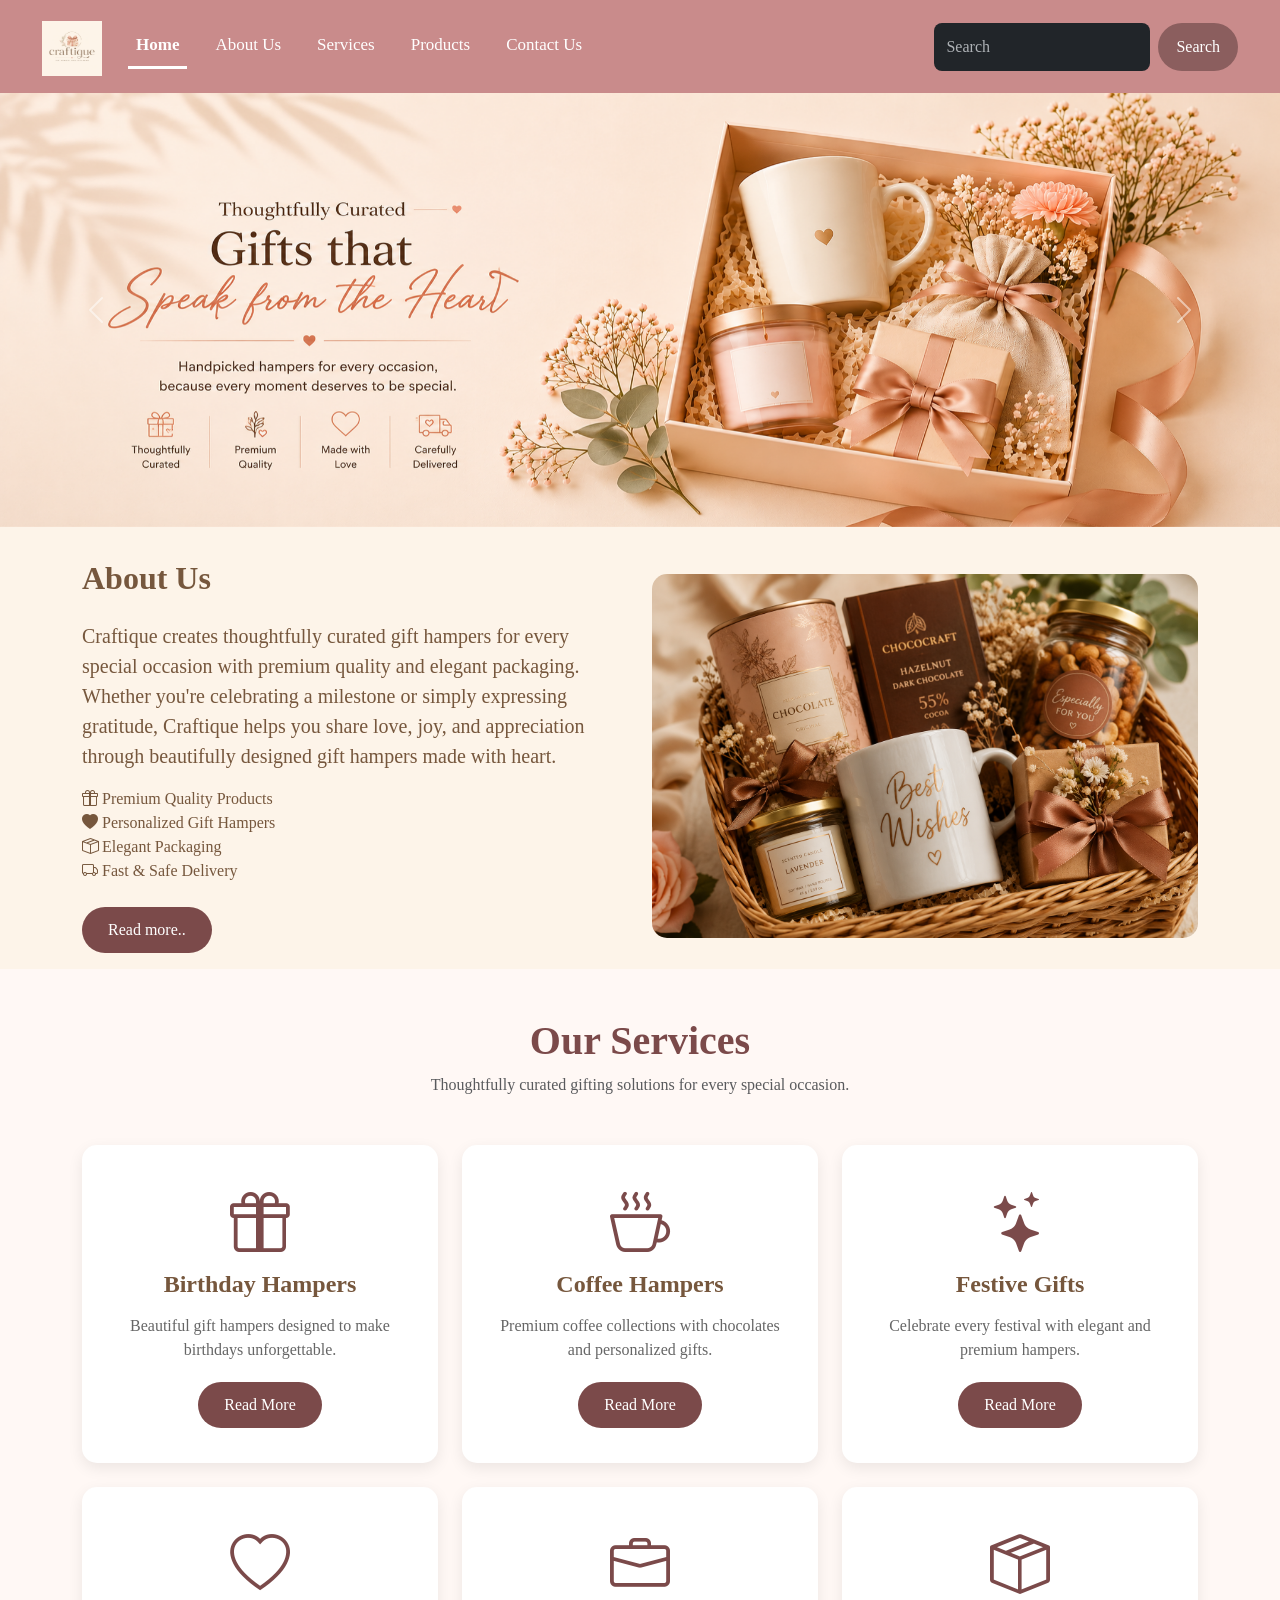
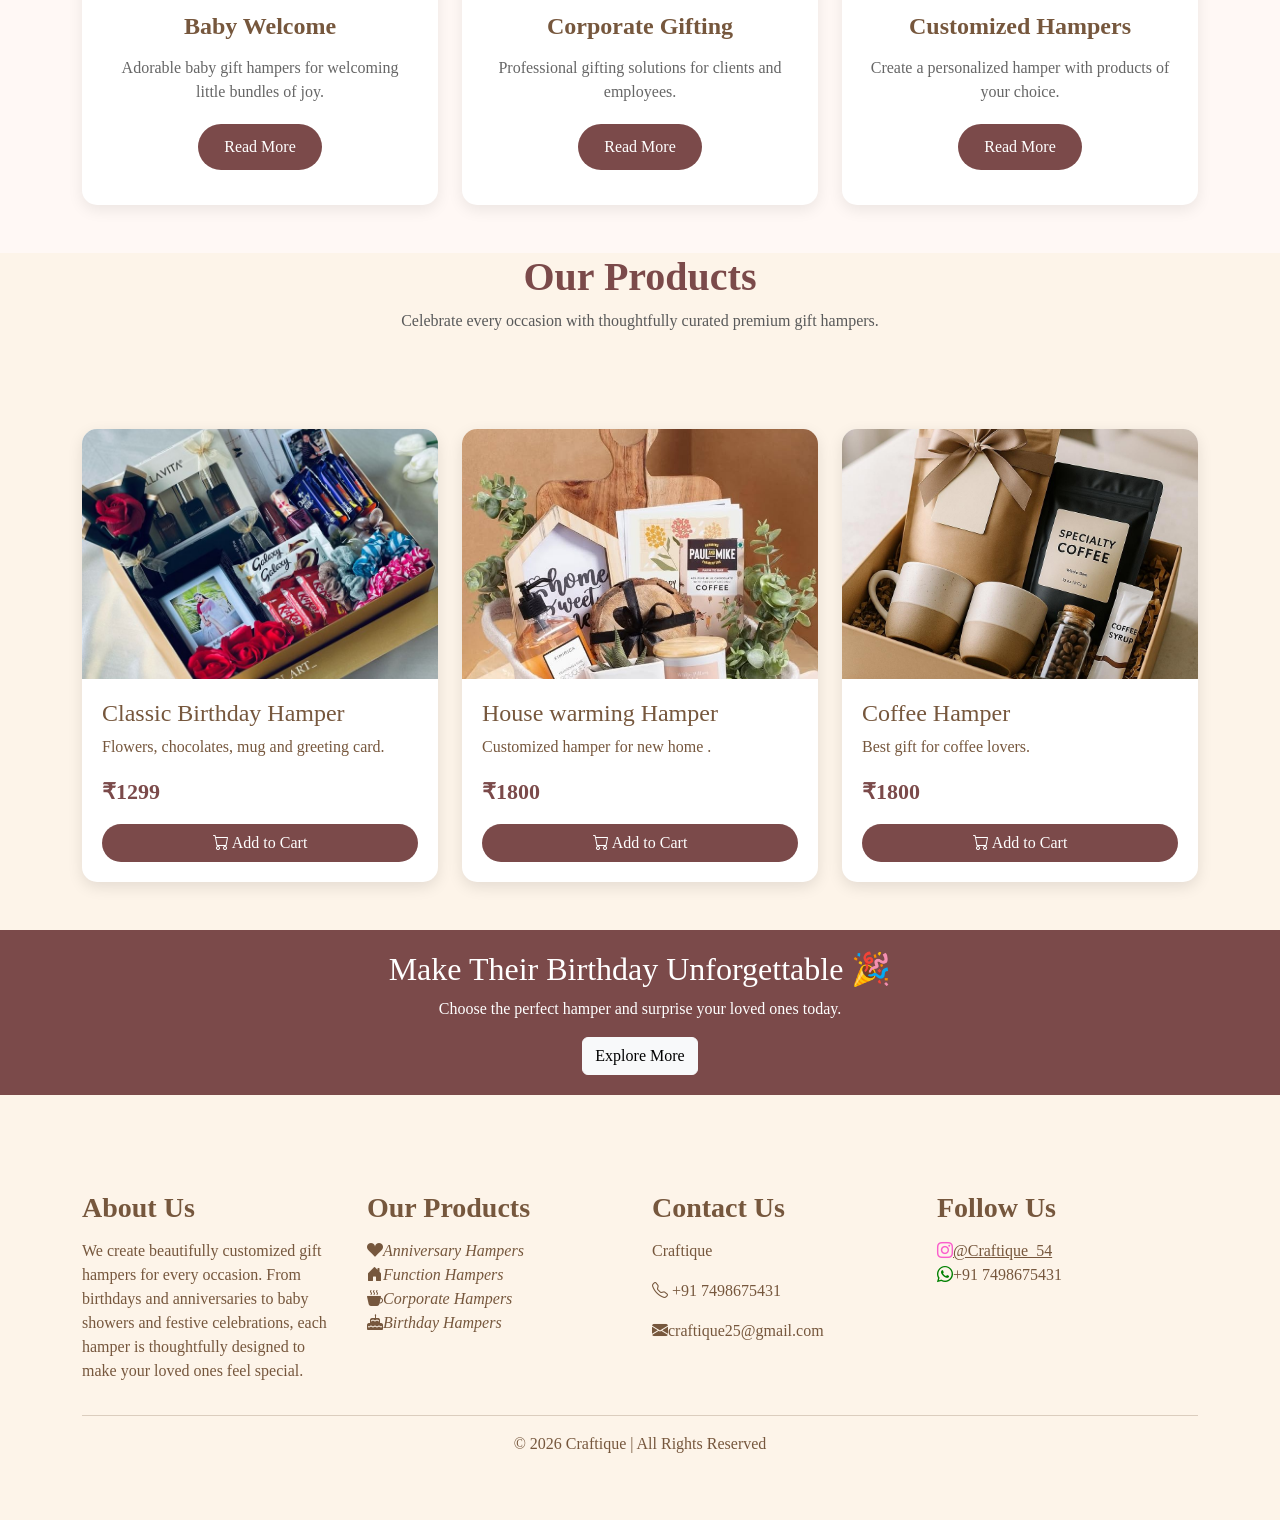
<file: index.html>
<!doctype html>
<html lang="en">
  <head>
    <meta charset="utf-8">
    <meta name="viewport" content="width=device-width, initial-scale=1">
    <title>index html</title>
    <link href="https://cdn.jsdelivr.net/npm/bootstrap@5.3.8/dist/css/bootstrap.min.css" rel="stylesheet" integrity="sha384-sRIl4kxILFvY47J16cr9ZwB07vP4J8+LH7qKQnuqkuIAvNWLzeN8tE5YBujZqJLB" crossorigin="anonymous">
    <link rel="stylesheet" href="https://cdn.jsdelivr.net/npm/bootstrap-icons@1.13.1/font/bootstrap-icons.min.css">
    <link rel="stylesheet" href="css/craftique.css">
  </head>
  <body>
    <!-- header starts -->
    <header>
        <nav class="navbar navbar-expand-lg bg-purple" data-bs-theme="dark">
  <div class="container-fluid">
    <a class="navbar-brand logo" href="https://www.instagram.com/craftique_54/?hl=en">
        <img src="images/craftiquelogo.png" alt="Logo" width="60" height="54" class="d-inline-block align-text-top">
      </a>
    <button class="navbar-toggler" type="button" data-bs-toggle="collapse" data-bs-target="#navbarSupportedContent" aria-controls="navbarSupportedContent" aria-expanded="false" aria-label="Toggle navigation">
      <span class="navbar-toggler-icon"></span>
    </button>
    <div class="collapse navbar-collapse" id="navbarSupportedContent">
      <ul class="navbar-nav me-auto mb-2 mb-lg-0">
        <li class="nav-item">
          <a class="nav-link active" aria-current="page" href="index.html">Home</a>
        </li>
        <li class="nav-item">
          <a class="nav-link" href="aboutus.html">About Us</a>
        </li>
        <li class="nav-item">
          <a class="nav-link" href="services.html">Services</a>
        </li>
        <li class="nav-item">
          <a class="nav-link" href="products.html">Products</a>
        </li>
        
        <li class="nav-item">
          <a class="nav-link" href="contact.html">Contact Us</a>
        </li>
      </ul>
      <form class="d-flex" role="search">
        <input class="form-control me-2" type="search" placeholder="Search" aria-label="Search"/>
        <button class="btn btn-search" type="submit"> Search</button>
      </form>
    </div>
  </div>
</nav>

    </header>
    <!-- header ends -->
     <!-- main starts -->
     <main> 
        <!-- slider  section starts here -->
         <section>
     <div id="carouselExampleInterval" class="carousel slide" data-bs-ride="carousel">
  <div class="carousel-inner">
    <div class="carousel-item active" data-bs-interval="10000">
      <img src="images/slider1.png" class="d-block w-100" alt="...">
    </div>
    <div class="carousel-item" data-bs-interval="2000">
      <img src="images/slider2.png" class="d-block w-100" alt="...">
    </div>
    <div class="carousel-item">
      <img src="images/slider3.png" class="d-block w-100" alt="...">
    </div>
  </div>
  <button class="carousel-control-prev" type="button" data-bs-target="#carouselExampleInterval" data-bs-slide="prev">
    <span class="carousel-control-prev-icon" aria-hidden="true"></span>
    <span class="visually-hidden">Previous</span>
  </button>
  <button class="carousel-control-next" type="button" data-bs-target="#carouselExampleInterval" data-bs-slide="next">
    <span class="carousel-control-next-icon" aria-hidden="true"></span>
    <span class="visually-hidden">Next</span>
  </button>
</div>
         </section>
         <!-- slider section ends -->
          <!-- about section starts -->
           <section class="mt-3">
       <div class="container py-3">
    <div class="row align-items-center">

        <div class="col-lg-6">
            <h2 class="fw-bold mb-4">About Us</h2>

            <p class="lead">
                Craftique creates thoughtfully curated gift hampers for every
                special occasion with premium quality and elegant packaging.
                Whether you're celebrating a milestone or simply expressing gratitude,
Craftique helps you share love, joy, and appreciation through beautifully
designed gift hampers made with heart.
            </p>

    <div class="feature-box">
        <i class="bi bi-gift"></i>
        <span>Premium Quality Products</span>
    </div>

    <div class="feature-box">
        <i class="bi bi-heart-fill"></i>
        <span>Personalized Gift Hampers</span>
    </div>

    <div class="feature-box">
        <i class="bi bi-box-seam"></i>
        <span>Elegant Packaging</span>
    </div>

    <div class="feature-box">
        <i class="bi bi-truck"></i>
        <span>Fast & Safe Delivery</span>
    </div>
<br>
            <a href="aboutus.html" class="btn read-btn">Read more..</a>
        </div>

        <div class="col-lg-6 about-img text-center">
            <img src="images/aboutus.png"
                 class="img-fluid about-img"
                 alt="About Us">
                 
        </div>

    </div>
</div>
           </section>
           <!-- about section ends -->
            <!-- Services Section -->
<section class="services py-5">
    <div class="container">

        <div class="text-center mb-5">
            <h2 class="service-title">Our Services</h2>
            <p class="text-muted">
                Thoughtfully curated gifting solutions for every special occasion.
            </p>
        </div>

        <div class="row g-4">

            <!-- Card 1 -->
            <div class="col-md-4">
                <div class="service-card">
                    <i class="bi bi-gift service-icon"></i>
                    <h4>Birthday Hampers</h4>
                    <p>Beautiful gift hampers designed to make birthdays unforgettable.</p>
                    <a href="products.html" class="btn btn-service">Read More</a>
                </div>
            </div>

            <!-- Card 2 -->
            <div class="col-md-4">
                <div class="service-card">
                    <i class="bi bi-cup-hot service-icon"></i>
                    <h4>Coffee Hampers</h4>
                    <p>Premium coffee collections with chocolates and personalized gifts.</p>
                    <a href="products.html" class="btn btn-service">Read More</a>
                </div>
            </div>

            <!-- Card 3 -->
            <div class="col-md-4">
                <div class="service-card">
                    <i class="bi bi-stars service-icon"></i>
                    <h4>Festive Gifts</h4>
                    <p>Celebrate every festival with elegant and premium hampers.</p>
                    <a href="products.html" class="btn btn-service">Read More</a>
                </div>
            </div>

            <!-- Card 4 -->
            <div class="col-md-4">
                <div class="service-card">
                    <i class="bi bi-heart service-icon"></i>
                    <h4>Baby Welcome</h4>
                    <p>Adorable baby gift hampers for welcoming little bundles of joy.</p>
                    <a href="products.html" class="btn btn-service">Read More</a>
                </div>
            </div>

            <!-- Card 5 -->
            <div class="col-md-4">
                <div class="service-card">
                    <i class="bi bi-briefcase service-icon"></i>
                    <h4>Corporate Gifting</h4>
                    <p>Professional gifting solutions for clients and employees.</p>
                    <a href="products.html" class="btn btn-service">Read More</a>
                </div>
            </div>

            <!-- Card 6 -->
            <div class="col-md-4">
                <div class="service-card">
                    <i class="bi bi-box-seam service-icon"></i>
                    <h4>Customized Hampers</h4>
                    <p>Create a personalized hamper with products of your choice.</p>
                    <a href="products.html" class="btn btn-service">Read More</a>
                </div>
            </div>

        </div>
    </div>
</section>
<!-- service section ends -->
            <!-- product section starts here -->
             <div class="text-center mb-5">
            <h2 class="service-title">Our Products</h2>
            <p class="text-muted">
                Celebrate every occasion with thoughtfully curated premium gift hampers.
            </p>
        </div>
             <section class="container py-5">

<div class="row g-4">

<div class="col-md-4">
<div class="product-card">
<img src="images/birthdayhampers/bdayhamper4.jpeg" alt="">
<div class="product-info">
<h4>Classic Birthday Hamper</h4>
<p>Flowers, chocolates, mug and greeting card.</p>
<div class="price">₹1299</div>
<button class="btn btn-buy w-100 mt-3">
<i class="bi bi-cart"></i> Add to Cart
</button>
</div>
</div>
</div>

<div class="col-md-4">
<div class="product-card">
<img src="images/housewarming.jpg" alt="">
<div class="product-info">
<h4>House warming Hamper</h4>
<p>Customized hamper for new home .</p>
<div class="price">₹1800</div>
<button class="btn btn-buy w-100 mt-3">
<i class="bi bi-cart"></i> Add to Cart
</button>
</div>
</div>
</div>

<div class="col-md-4">
<div class="product-card">
<img src="images/coffee2.jpg" alt="">
<div class="product-info">
<h4>Coffee Hamper</h4>
<p>Best gift for coffee lovers.</p>
<div class="price">₹1800</div>
<button class="btn btn-buy w-100 mt-3">
<i class="bi bi-cart"></i> Add to Cart
</button>
</div>
</div>
</div>

</div>

</section>

              <!-- product section ends here -->
               <section class="cta">
<h2>Make Their Birthday Unforgettable 🎉</h2>
<p>Choose the perfect hamper and surprise your loved ones today.</p>

<a href="products.html" class="btn btn-light">
Explore More
</a>
     </main>
     <!-- main section ends -->
    
<!-- footer start -->
 <footer class="footer-theme mt-5">
    <div class="container py-5">
        <div class="row g-4">
<!-- About -->
        <div class="col-md-3">
            <h3>About Us</h3>
            <p>
        We create beautifully customized gift hampers for every occasion. From birthdays and anniversaries to baby showers and festive celebrations, each hamper is thoughtfully designed to make your loved ones feel special.
           </p>
        </div>

<!-- Product Overview -->


<div class="col-md-3">
    <h3 class="products-heading"> Our Products</h3>
        <ul class="list-unstyled">
            <li><i class="bi bi-suit-heart-fill">Anniversary Hampers</i></li>
            <li><i class="bi bi-house-door-fill">Function Hampers</i></li>
            <li><i class="bi bi-cup-hot-fill">Corporate Hampers</i></li>
            <li><i class="bi bi-cake-fill">Birthday Hampers</i></li>
            
        </ul>
</div>

<!-- Contact -->

<div class="col-md-3">
    <h3>
      
    Contact Us
    </h3>
        <p>
    Craftique
        </p>
    <p>
<i class="bi bi-telephone"></i> +91 7498675431
    </p>
    <p>
 <i class="bi bi-envelope-fill"></i>craftique25@gmail.com
    </p>
</div>

<!-- Online Links -->

<div class="col-md-3">
    <h3>
Follow Us
    </h3>
    <a href="https://www.instagram.com/craftique_54/?hl=en">
      <i class="bi bi-instagram ig_social"></i>@Craftique_54
    </a>
    <br>
<i class="bi bi-whatsapp wp_social"></i>+91 7498675431
</div>
</div>
<hr>
<div class="text-center">
    <p>
© 2026 Craftique | All Rights Reserved
    </p>
</div>
</div>
</footer>
            <!-- footer end -->
    <script src="https://cdn.jsdelivr.net/npm/bootstrap@5.3.8/dist/js/bootstrap.bundle.min.js" integrity="sha384-FKyoEForCGlyvwx9Hj09JcYn3nv7wiPVlz7YYwJrWVcXK/BmnVDxM+D2scQbITxI" crossorigin="anonymous"></script>
  </body>
</html>
</file>
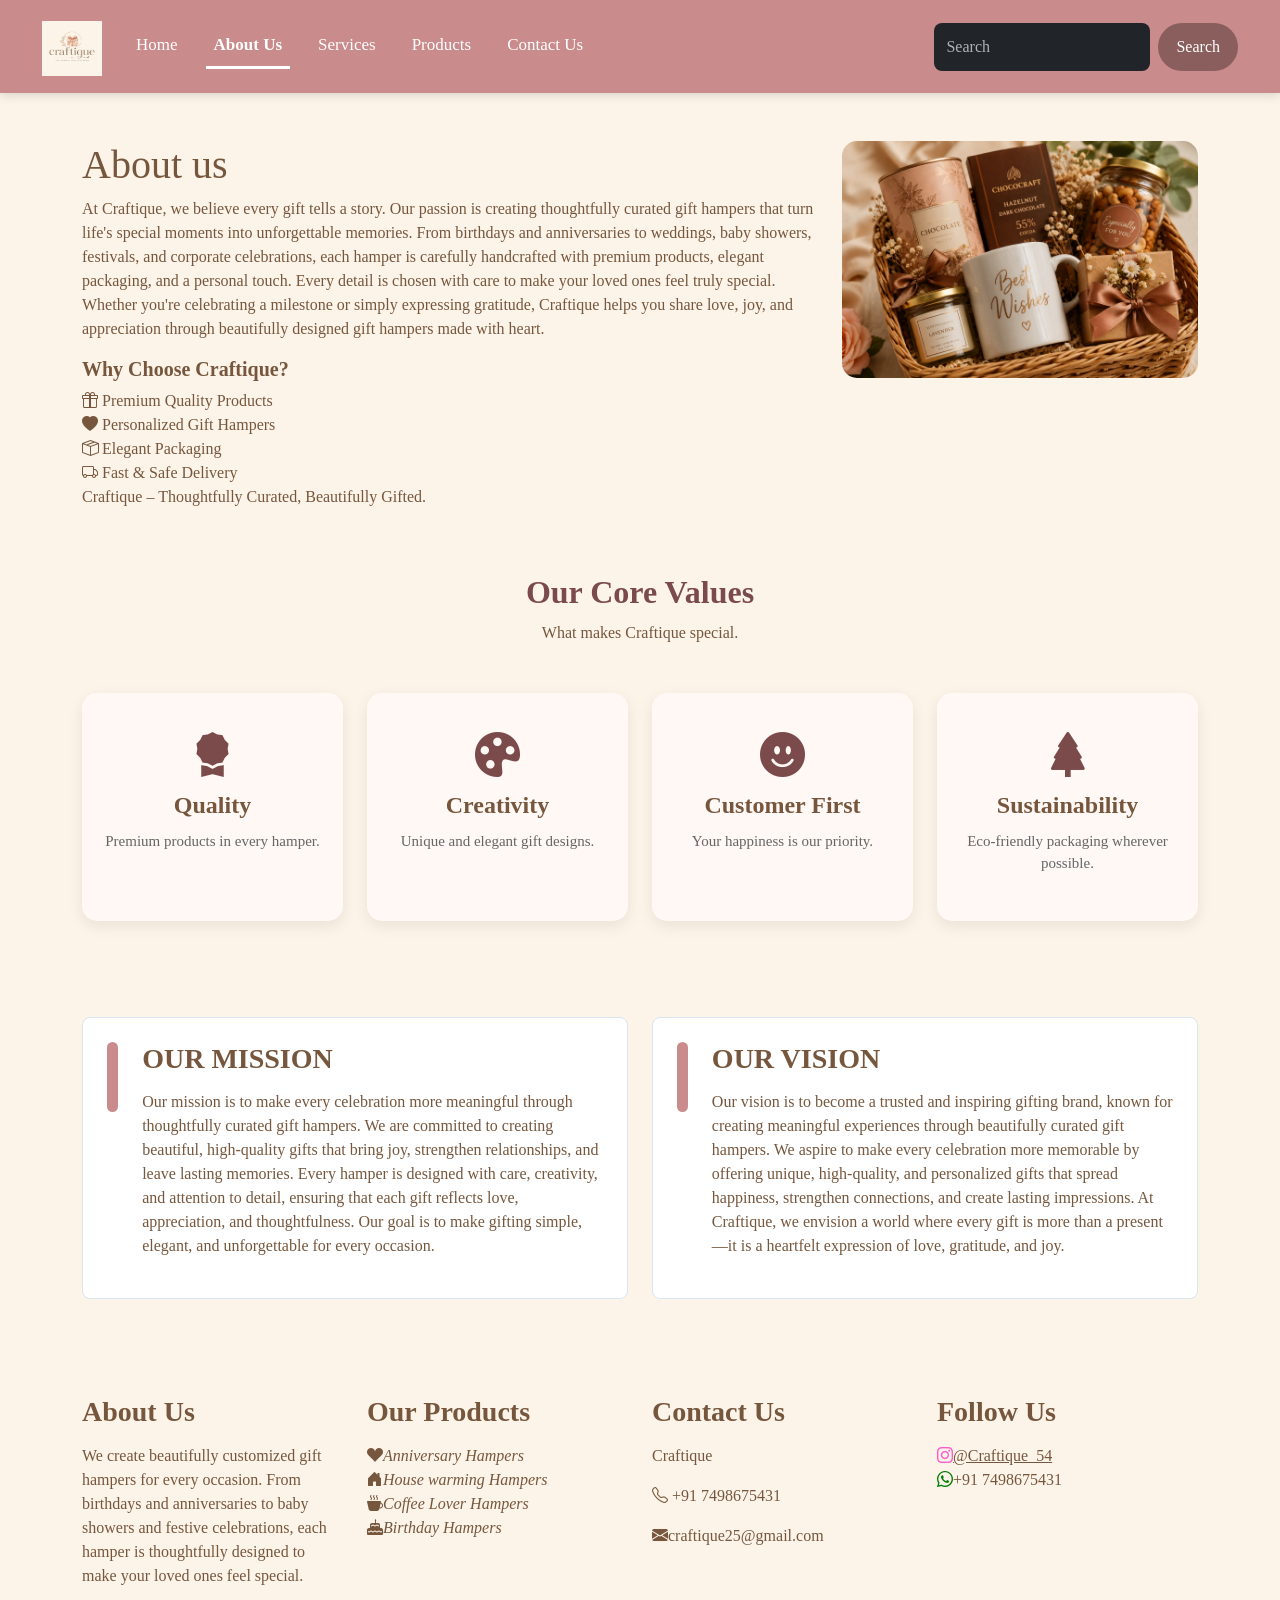
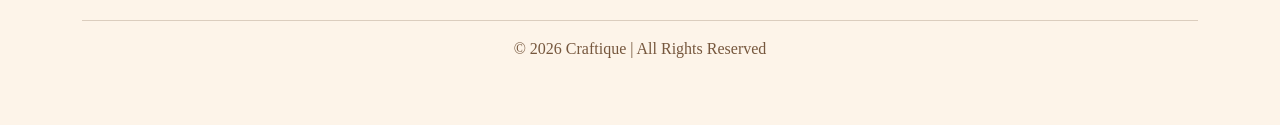
<file: aboutus.html>
<!doctype html>
<html lang="en">
 <head>
    <meta charset="utf-8">
    <meta name="viewport" content="width=device-width, initial-scale=1">
    <title>About Us</title>
    <link href="https://cdn.jsdelivr.net/npm/bootstrap@5.3.8/dist/css/bootstrap.min.css" rel="stylesheet" integrity="sha384-sRIl4kxILFvY47J16cr9ZwB07vP4J8+LH7qKQnuqkuIAvNWLzeN8tE5YBujZqJLB" crossorigin="anonymous">
    <link rel="stylesheet" href="https://cdn.jsdelivr.net/npm/bootstrap-icons@1.13.1/font/bootstrap-icons.min.css">
    <link rel="stylesheet" href="css/craftique.css">
  </head>
  <body>
    <!-- header starts -->
     <header>
        <nav class="navbar navbar-expand-lg bg-purple" data-bs-theme="dark">
  <div class="container-fluid">
    <a class="navbar-brand logo" href="https://www.instagram.com/craftique_54/?hl=en">
        <img src="images/craftiquelogo.png" alt="Logo" width="60" height="54" class="d-inline-block align-text-top">
      </a>
    <button class="navbar-toggler" type="button" data-bs-toggle="collapse" data-bs-target="#navbarSupportedContent" aria-controls="navbarSupportedContent" aria-expanded="false" aria-label="Toggle navigation">
      <span class="navbar-toggler-icon"></span>
    </button>
    <div class="collapse navbar-collapse" id="navbarSupportedContent">
      <ul class="navbar-nav me-auto mb-2 mb-lg-0">
        <li class="nav-item">
          <a class="nav-link" href="index.html">Home</a>
        </li>
        <li class="nav-item">
          <a class="nav-link active" aria-current="page" href="aboutus.html">About Us</a>
        </li>
        <li class="nav-item">
          <a class="nav-link" href="services.html">Services</a>
        </li>
        <li class="nav-item">
          <a class="nav-link" href="products.html">Products</a>
        </li>
        
        <li class="nav-item">
          <a class="nav-link" href="contact.html">Contact Us</a>
        </li>
      </ul>
      <form class="d-flex" role="search">
        <input class="form-control me-2" type="search" placeholder="Search" aria-label="Search"/>
        <button class="btn btn-search" type="submit"> Search</button>
      </form>
    </div>
  </div>
</nav>

    </header>
    <!-- header ends -->
     <!-- main starts -->
     <main> 
          <!-- about section starts -->
           <section class="mt-5">
            <div class="container">
              <div class="row">
                <div class="col-md-8">
                  <h1>About us</h1>
                  <p>

At Craftique, we believe every gift tells a story.
Our passion is creating thoughtfully curated gift hampers that turn 
life's special moments into unforgettable memories.
From birthdays and anniversaries to weddings, baby showers,
festivals, and corporate celebrations, each hamper is carefully 
handcrafted with premium products, elegant packaging, and a personal touch.
Every detail is chosen with care to make your loved ones feel truly special.

Whether you're celebrating a milestone or simply expressing gratitude,
Craftique helps you share love, joy, and appreciation through beautifully
designed gift hampers made with heart.

<h5><b>Why Choose Craftique?</b></h5>

  <div class="feature-box">
        <i class="bi bi-gift"></i>
        <span>Premium Quality Products</span>
    </div>

    <div class="feature-box">
        <i class="bi bi-heart-fill"></i>
        <span>Personalized Gift Hampers</span>
    </div>

    <div class="feature-box">
        <i class="bi bi-box-seam"></i>
        <span>Elegant Packaging</span>
    </div>

    <div class="feature-box">
        <i class="bi bi-truck"></i>
        <span>Fast & Safe Delivery</span>
    </div>




Craftique – Thoughtfully Curated, Beautifully Gifted.
</p>    
                </div>
                <div class="col-md-4 about-img">
            <img src="images/aboutus.png"
                 class="img-fluid about-img"
                 alt="About Us">
                  </div>
                </div>
              </div>
            </div>
           </section>
           <!-- about section ends -->
            <!-- Core Values Section -->
<section class="py-5">
    <div class="container">

        <div class="text-center mb-5">
            <h2 class="section-title">Our Core Values</h2>
            <p>What makes Craftique special.</p>
        </div>

        <div class="row g-4">

            <!-- Quality -->
            <div class="col-md-3">
                <div class="value-card">
                    <i class="bi bi-award-fill"></i>
                    <h4>Quality</h4>
                    <p>Premium products in every hamper.</p>
                </div>
            </div>

            <!-- Creativity -->
            <div class="col-md-3">
                <div class="value-card">
                    <i class="bi bi-palette-fill"></i>
                    <h4>Creativity</h4>
                    <p>Unique and elegant gift designs.</p>
                </div>
            </div>

            <!-- Customer First -->
            <div class="col-md-3">
                <div class="value-card">
                    <i class="bi bi-emoji-smile-fill"></i>
                    <h4>Customer First</h4>
                    <p>Your happiness is our priority.</p>
                </div>
            </div>

            <!-- Sustainability -->
            <div class="col-md-3">
                <div class="value-card">
                    <i class="bi bi-tree-fill"></i>
                    <h4>Sustainability</h4>
                    <p>Eco-friendly packaging wherever possible.</p>
                </div>
            </div>

        </div>

    </div>
</section>
<!-- core vALUE ends -->



            <section class="container my-5">
    <div class="row g-4">

        <!-- Mission -->
        <div class="col-md-6">
            <div class="mission-box d-flex p-4">
                <div class="icon me-4">
                    <i class="fas fa-arrow-up"></i>
                </div>
                <div>
                    <h3>OUR MISSION</h3>
                    <p>
                       Our mission is to make every celebration more meaningful through thoughtfully curated gift hampers. We are committed to creating beautiful, high-quality gifts that bring joy, strengthen relationships, and leave lasting memories.

Every hamper is designed with care, creativity, and attention to detail, ensuring that each gift reflects love, appreciation, and thoughtfulness. Our goal is to make gifting simple, elegant, and unforgettable for every occasion.
                    </p>
                </div>
            </div>
        </div>

        <!-- Vision -->
        <div class="col-md-6">
            <div class="vision-box d-flex p-4">
                <div class="icon me-4">
                    <i class="fas fa-check"></i>
                </div>
                <div>
                    <h3>OUR VISION</h3>
                    <p>
                         
Our vision is to become a trusted and inspiring gifting brand, known for creating meaningful experiences through beautifully curated gift hampers. We aspire to make every celebration more memorable by offering unique, high-quality, and personalized gifts that spread happiness, strengthen connections, and create lasting impressions.

At Craftique, we envision a world where every gift is more than a present—it is a heartfelt expression of love, gratitude, and joy.

                    </p>
                </div>
            </div>
        </div>

    </div>
</section>
        </main>
        <!-- footer start -->
 <footer class="footer-theme mt-5">
    <div class="container py-5">
        <div class="row g-4">
<!-- About -->
        <div class="col-md-3">
            <h3>About Us</h3>
            <p>
        We create beautifully customized gift hampers for every occasion. From birthdays and anniversaries to baby showers and festive celebrations, each hamper is thoughtfully designed to make your loved ones feel special.
           </p>
        </div>

<!-- Product Overview -->


<div class="col-md-3">
    <h3>
    Our Products
    </h3>
        <ul class="list-unstyled">
            <li><i class="bi bi-suit-heart-fill">Anniversary Hampers</i></li>
            <li><i class="bi bi-house-door-fill">House warming Hampers</i></li>
            <li><i class="bi bi-cup-hot-fill">Coffee Lover Hampers</i></li>
            <li><i class="bi bi-cake-fill">Birthday Hampers</i></li>
            
        </ul>
</div>

<!-- Contact -->

<div class="col-md-3">
    <h3>
      
    Contact Us
    </h3>
        <p>
    Craftique
        </p>
    <p>
<i class="bi bi-telephone"></i> +91 7498675431
    </p>
    <p>
 <i class="bi bi-envelope-fill"></i>craftique25@gmail.com
    </p>
</div>

<!-- Online Links -->

<div class="col-md-3">
    <h3>
Follow Us
    </h3>
    <a href="https://www.instagram.com/craftique_54/?hl=en" m-1">
      <i class="bi bi-instagram ig_social"></i>@Craftique_54
    </a>
    <br>
<i class="bi bi-whatsapp wp_social"></i>+91 7498675431
</div>
</div>
<hr>
<div class="text-center">
    <p>
© 2026 Craftique | All Rights Reserved
    </p>
</div>
</div>
</footer>
            <!-- footer end -->  

    <script src="https://cdn.jsdelivr.net/npm/bootstrap@5.3.8/dist/js/bootstrap.bundle.min.js" integrity="sha384-FKyoEForCGlyvwx9Hj09JcYn3nv7wiPVlz7YYwJrWVcXK/BmnVDxM+D2scQbITxI" crossorigin="anonymous"></script>
  </body>
</html>
</file>
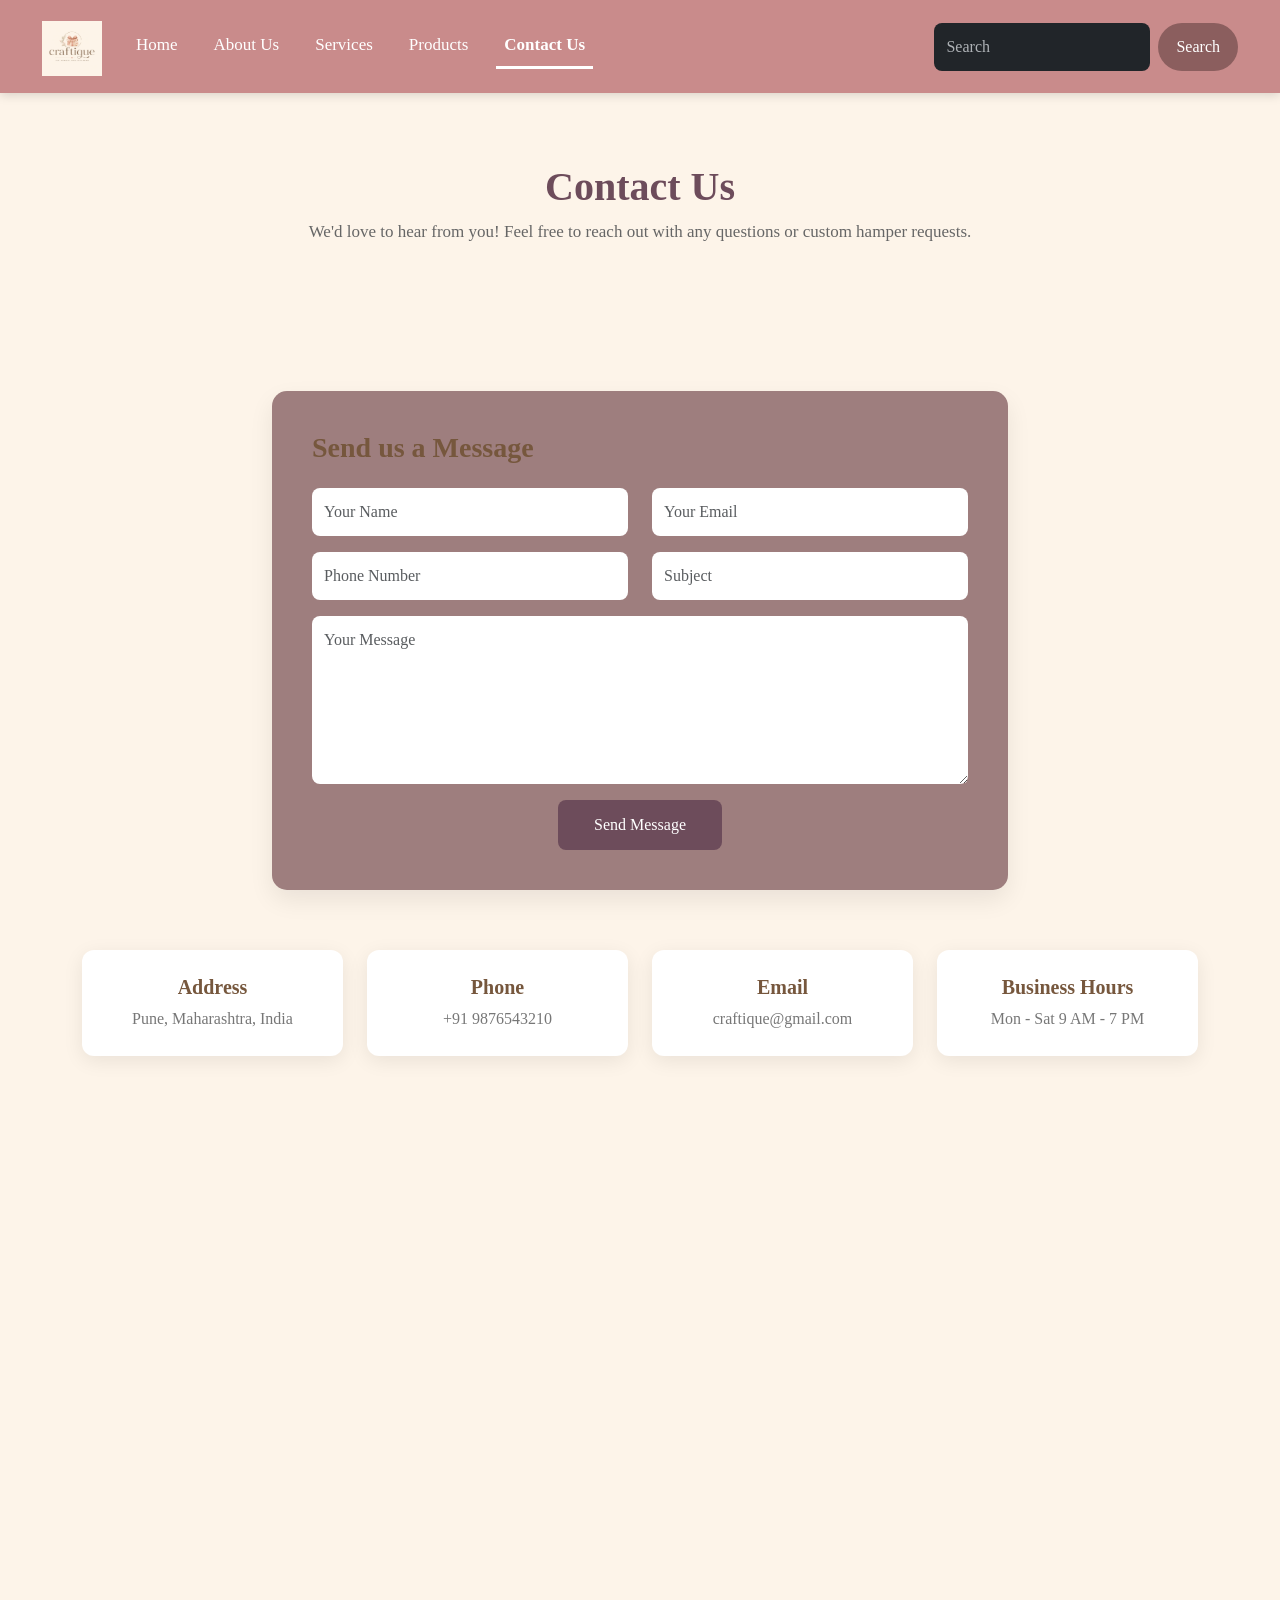
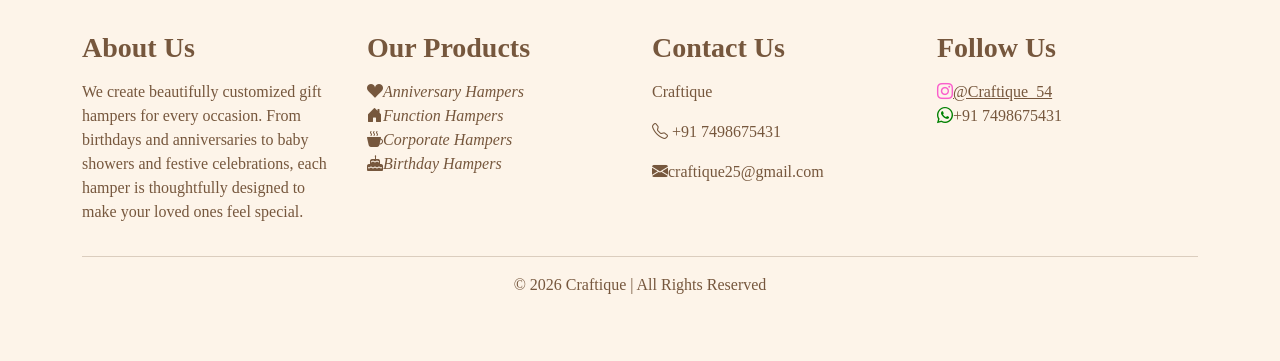
<file: contact.html>
<!doctype html>
<html lang="en">
  <head>
    <meta charset="utf-8">
    <meta name="viewport" content="width=device-width, initial-scale=1">
    <title>index html</title>
    <link href="https://cdn.jsdelivr.net/npm/bootstrap@5.3.8/dist/css/bootstrap.min.css" rel="stylesheet" integrity="sha384-sRIl4kxILFvY47J16cr9ZwB07vP4J8+LH7qKQnuqkuIAvNWLzeN8tE5YBujZqJLB" crossorigin="anonymous">
    <link rel="stylesheet" href="https://cdn.jsdelivr.net/npm/bootstrap-icons@1.13.1/font/bootstrap-icons.min.css">
    <link rel="stylesheet" href="css/craftique.css">
  </head>
  <body>
    <!-- header starts -->
     <header>
        <nav class="navbar navbar-expand-lg bg-purple" data-bs-theme="dark">
  <div class="container-fluid">
    <a class="navbar-brand logo" href="https://www.instagram.com/craftique_54/?hl=en">
        <img src="images/craftiquelogo.png" alt="Logo" width="60" height="54" class="d-inline-block align-text-top">
      </a>
    <button class="navbar-toggler" type="button" data-bs-toggle="collapse" data-bs-target="#navbarSupportedContent" aria-controls="navbarSupportedContent" aria-expanded="false" aria-label="Toggle navigation">
      <span class="navbar-toggler-icon"></span>
    </button>
    <div class="collapse navbar-collapse" id="navbarSupportedContent">
      <ul class="navbar-nav me-auto mb-2 mb-lg-0">
        <li class="nav-item">
          <a class="nav-link" href="index.html">Home</a>
        </li>
        <li class="nav-item">
          <a class="nav-link" href="aboutus.html">About Us</a>
        </li>
        <li class="nav-item">
          <a class="nav-link" href="services.html">Services</a>
        </li>
        <li class="nav-item">
          <a class="nav-link" href="products.html">Products</a>
        </li>
        
        <li class="nav-item">
          <a class="nav-link active" aria-current="page" href="contact.html">Contact Us</a>
        </li>
      </ul>
      <form class="d-flex" role="search">
        <input class="form-control me-2" type="search" placeholder="Search" aria-label="Search"/>
        <button class="btn btn-search" type="submit"> Search</button>
      </form>
    </div>
  </div>
</nav>

    </header>


<!-- Heading -->

<section class="contact-header">

<h1>Contact Us</h1>

<p>We'd love to hear from you! Feel free to reach out with any questions or custom hamper requests.</p>

</section>

<!-- Form -->

<section class="contact-section">

<div class="container">

<div class="row justify-content-center">

<div class="col-lg-8">

<div class="form-box">

<h3 class="mb-4">Send us a Message</h3>

<form>

<div class="row">

<div class="col-md-6 mb-3">
<input type="text" class="form-control" placeholder="Your Name">
</div>

<div class="col-md-6 mb-3">
<input type="email" class="form-control" placeholder="Your Email">
</div>

<div class="col-md-6 mb-3">
<input type="text" class="form-control" placeholder="Phone Number">
</div>

<div class="col-md-6 mb-3">
<input type="text" class="form-control" placeholder="Subject">
</div>

<div class="col-12 mb-3">
<textarea rows="6" class="form-control" placeholder="Your Message"></textarea>
</div>

<div class="text-center">
<button class="btn btn-contact">
Send Message
</button>
</div>

</form>

</div>

</div>

</div>

</div>

</section>

<!-- Contact Cards -->

<div class="container">

<div class="row g-4">

<div class="col-md-3">

<div class="info-card">

<i class="fas fa-map-marker-alt"></i>

<h5>Address</h5>

<p>Pune, Maharashtra, India</p>

</div>

</div>

<div class="col-md-3">

<div class="info-card">

<i class="fas fa-phone"></i>

<h5>Phone</h5>

<p>+91 9876543210</p>

</div>

</div>

<div class="col-md-3">

<div class="info-card">

<i class="fas fa-envelope"></i>

<h5>Email</h5>

<p>craftique@gmail.com</p>

</div>

</div>

<div class="col-md-3">

<div class="info-card">

<i class="fas fa-clock"></i>

<h5>Business Hours</h5>

<p>Mon - Sat 9 AM - 7 PM</p>

</div>

</div>

</div>

</div>

<!-- Google Map -->

<section class="map-section">

<div class="container">

<iframe
src="https://www.google.com/maps?q=Pune&output=embed"
allowfullscreen=""
loading="lazy">
</iframe>

</div>

</section>



     
    <!-- footer start -->
 <footer class="footer-theme mt-5">
    <div class="container py-5">
        <div class="row g-4">
<!-- About -->
        <div class="col-md-3">
            <h3>About Us</h3>
            <p>
        We create beautifully customized gift hampers for every occasion. From birthdays and anniversaries to baby showers and festive celebrations, each hamper is thoughtfully designed to make your loved ones feel special.
           </p>
        </div>

<!-- Product Overview -->


<div class="col-md-3">
    <h3 class="products-heading"> Our Products</h3>
        <ul class="list-unstyled">
            <li><i class="bi bi-suit-heart-fill">Anniversary Hampers</i></li>
            <li><i class="bi bi-house-door-fill">Function Hampers</i></li>
            <li><i class="bi bi-cup-hot-fill">Corporate Hampers</i></li>
            <li><i class="bi bi-cake-fill">Birthday Hampers</i></li>
            
        </ul>
</div>

<!-- Contact -->

<div class="col-md-3">
    <h3>
      
    Contact Us
    </h3>
        <p>
    Craftique
        </p>
    <p>
<i class="bi bi-telephone"></i> +91 7498675431
    </p>
    <p>
 <i class="bi bi-envelope-fill"></i>craftique25@gmail.com
    </p>
</div>

<!-- Online Links -->

<div class="col-md-3">
    <h3>
Follow Us
    </h3>
    <a href="https://www.instagram.com/craftique_54/?hl=en">
      <i class="bi bi-instagram ig_social"></i>@Craftique_54
    </a>
    <br>
<i class="bi bi-whatsapp wp_social"></i>+91 7498675431
</div>
</div>
<hr>
<div class="text-center">
    <p>
© 2026 Craftique | All Rights Reserved
    </p>
</div>
</div>
</footer>
            <!-- footer end -->
    <script src="https://cdn.jsdelivr.net/npm/bootstrap@5.3.8/dist/js/bootstrap.bundle.min.js" integrity="sha384-FKyoEForCGlyvwx9Hj09JcYn3nv7wiPVlz7YYwJrWVcXK/BmnVDxM+D2scQbITxI" crossorigin="anonymous"></script>
  </body>
</html>
</file>
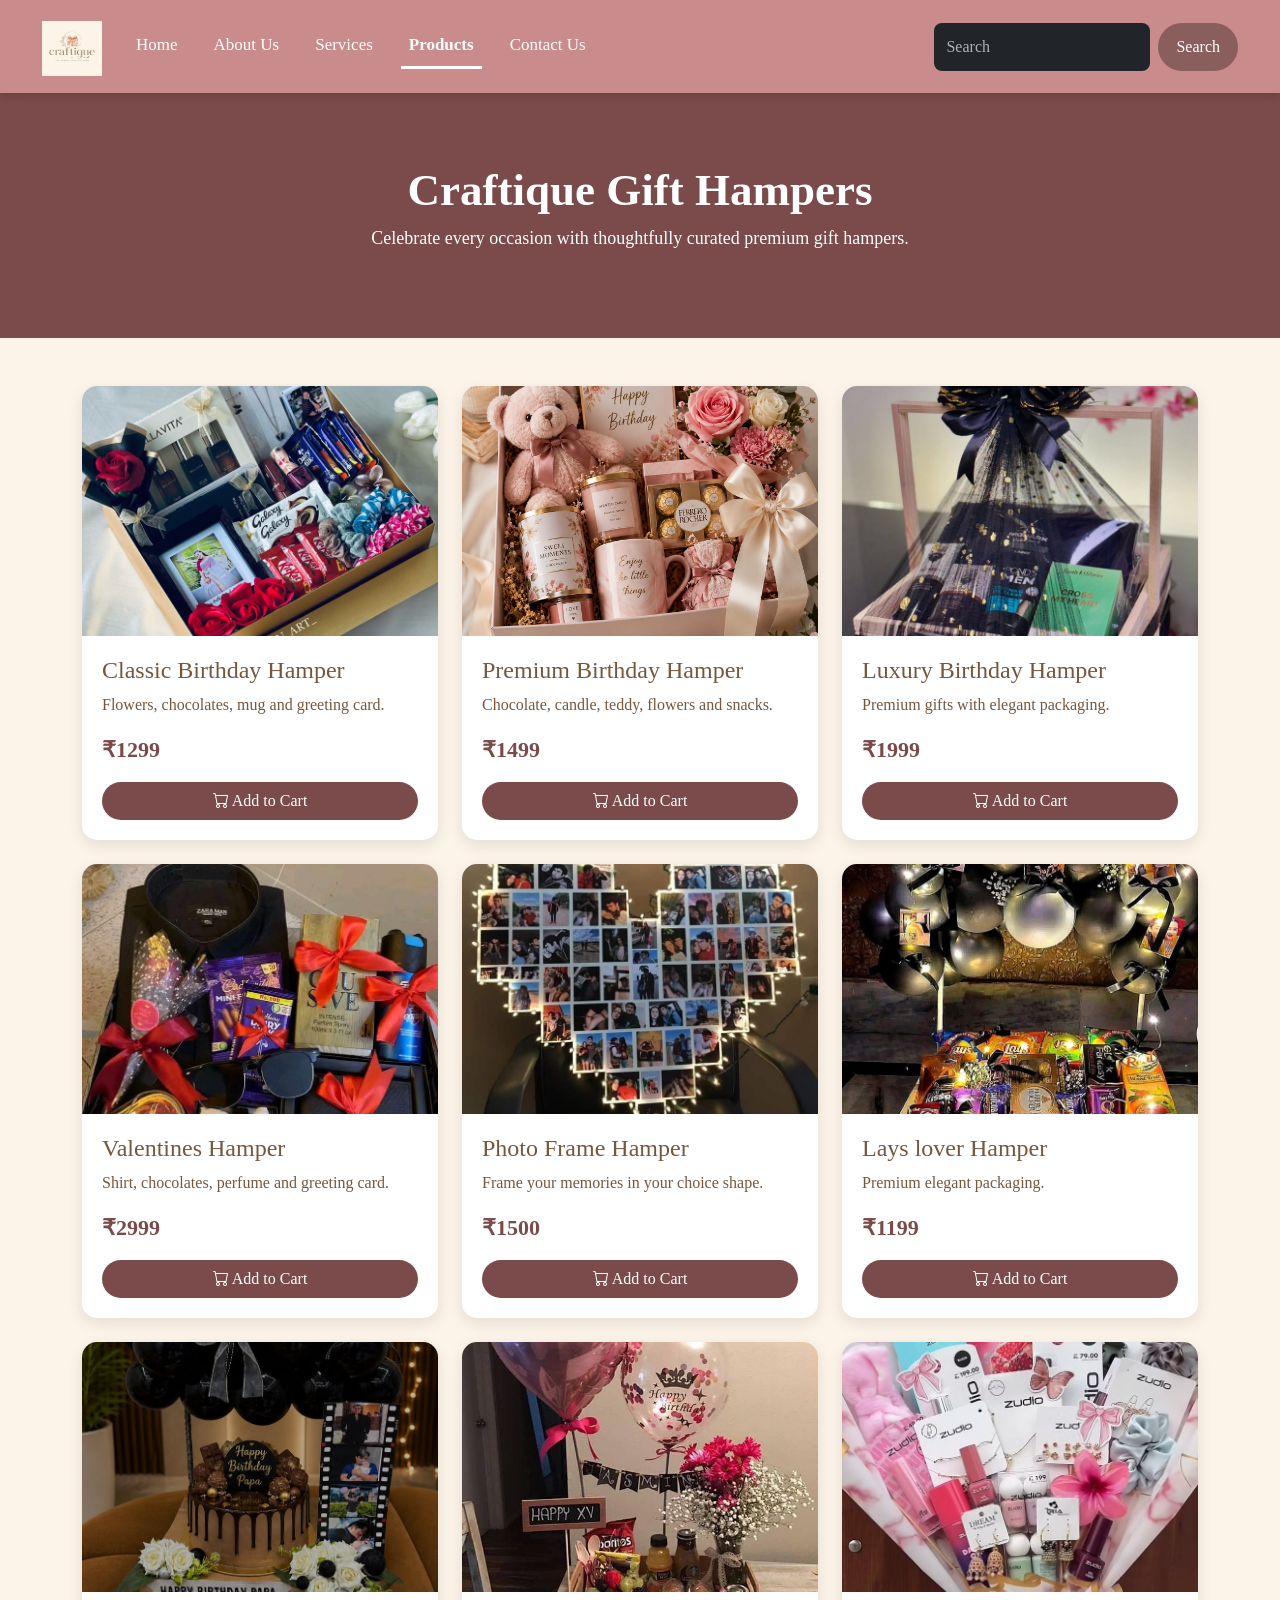
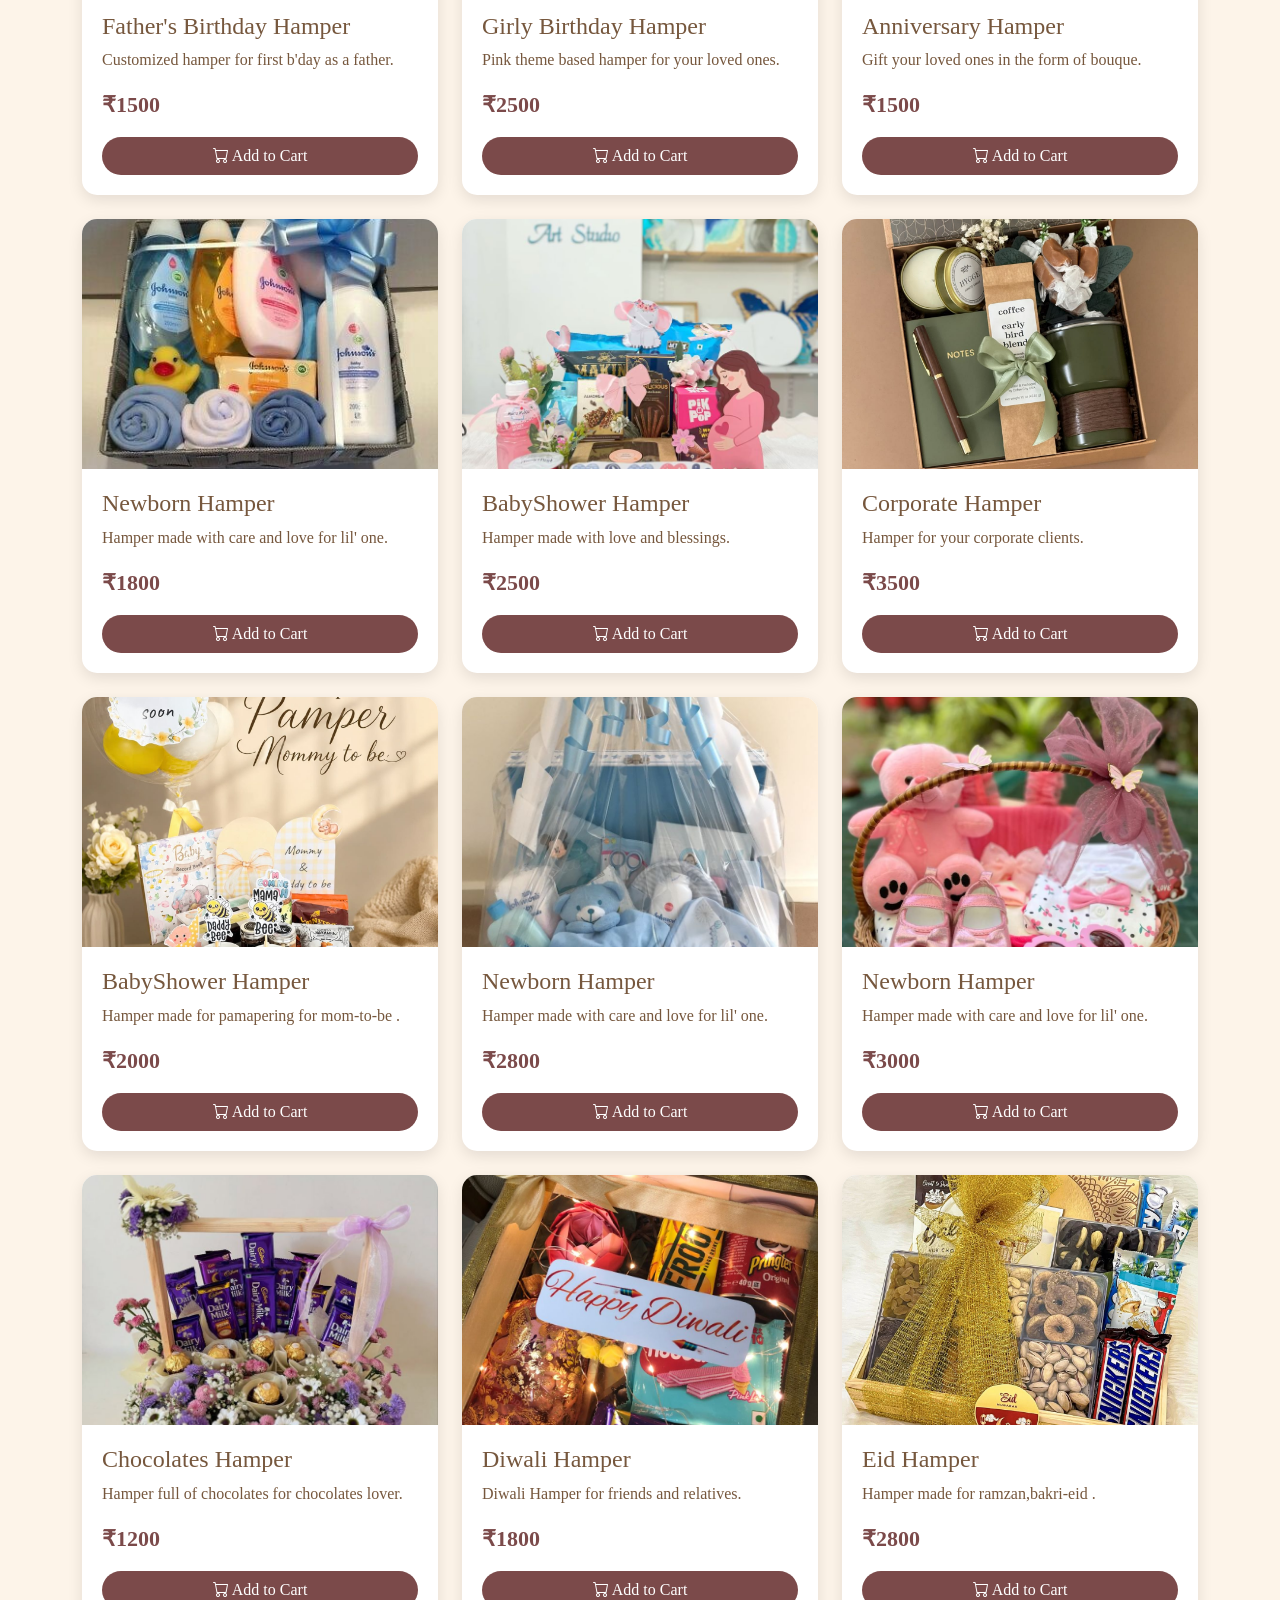
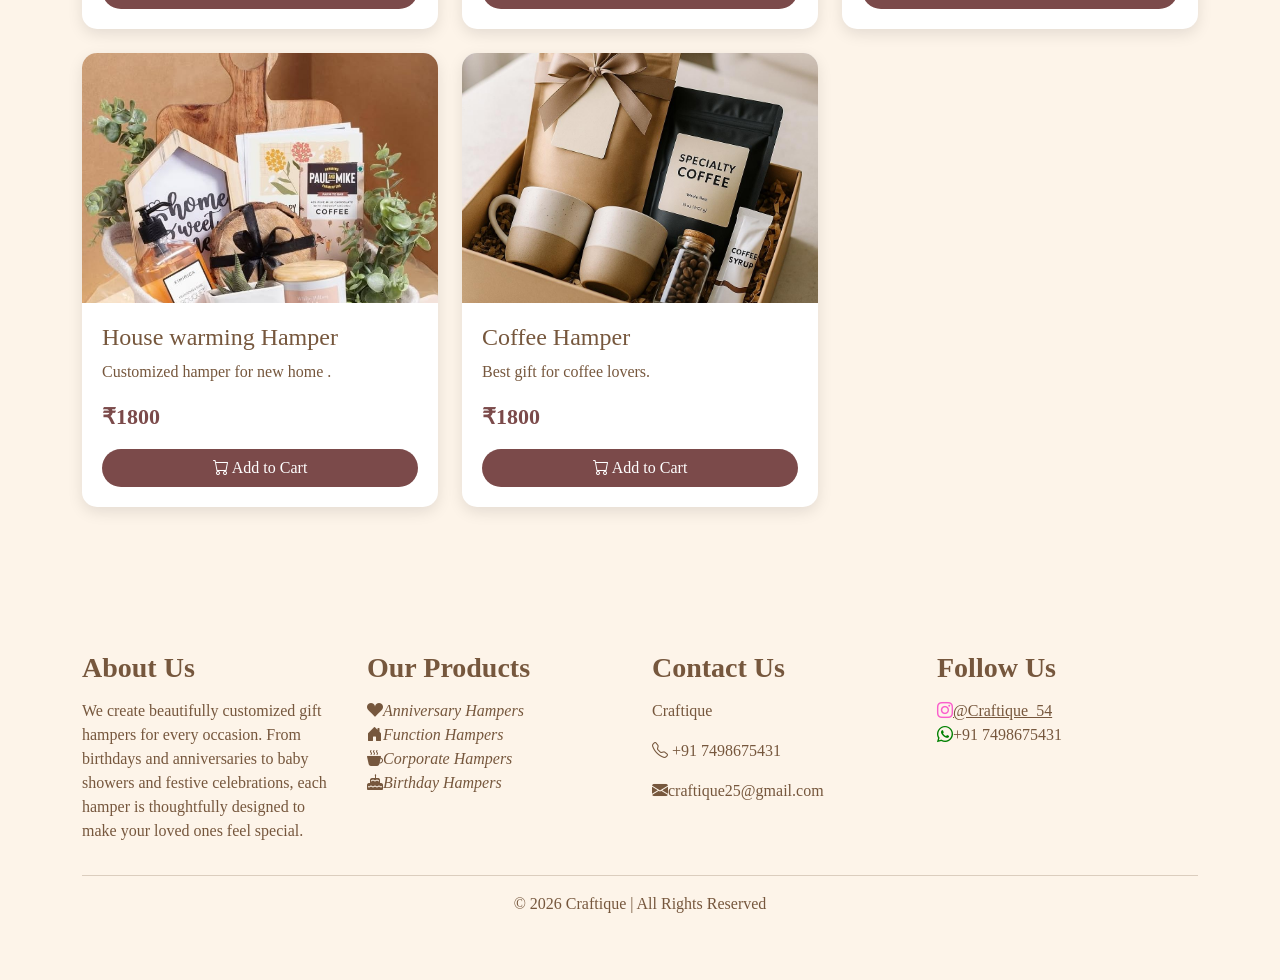
<file: products.html>
<!doctype html>
<html lang="en">
  <head>
    <meta charset="utf-8">
    <meta name="viewport" content="width=device-width, initial-scale=1">
    <title>index html</title>
    <link href="https://cdn.jsdelivr.net/npm/bootstrap@5.3.8/dist/css/bootstrap.min.css" rel="stylesheet" integrity="sha384-sRIl4kxILFvY47J16cr9ZwB07vP4J8+LH7qKQnuqkuIAvNWLzeN8tE5YBujZqJLB" crossorigin="anonymous">
    <link rel="stylesheet" href="https://cdn.jsdelivr.net/npm/bootstrap-icons@1.13.1/font/bootstrap-icons.min.css">
    <link rel="stylesheet" href="css/craftique.css">
  </head>
  <body>
    <!-- header starts -->
    <header>
        <nav class="navbar navbar-expand-lg bg-purple" data-bs-theme="dark">
  <div class="container-fluid">
    <a class="navbar-brand logo" href="https://www.instagram.com/craftique_54/?hl=en">
        <img src="images/craftiquelogo.png" alt="Logo" width="60" height="54" class="d-inline-block align-text-top">
      </a>
    <button class="navbar-toggler" type="button" data-bs-toggle="collapse" data-bs-target="#navbarSupportedContent" aria-controls="navbarSupportedContent" aria-expanded="false" aria-label="Toggle navigation">
      <span class="navbar-toggler-icon"></span>
    </button>
    <div class="collapse navbar-collapse" id="navbarSupportedContent">
      <ul class="navbar-nav me-auto mb-2 mb-lg-0">
        <li class="nav-item">
          <a class="nav-link" href="index.html">Home</a>
        </li>
        <li class="nav-item">
          <a class="nav-link" href="aboutus.html">About Us</a>
        </li>
        <li class="nav-item">
          <a class="nav-link" href="services.html">Services</a>
        </li>
        <li class="nav-item">
          <a class="nav-link active" aria-current="page" href="products.html">Products</a>
        </li>
        <li class="nav-item">
          <a class="nav-link" href="contact.html">Contact Us</a>
        </li>
      </ul>
      <form class="d-flex" role="search">
        <input class="form-control me-2" type="search" placeholder="Search" aria-label="Search"/>
        <button class="btn btn-search" type="submit"> Search</button>
      </form>
    </div>
  </div>
</nav>

    </header>
    <!-- header ends -->
    
        <!-- Banner -->
<section class="banner">
    <h1>Craftique Gift Hampers</h1>
    <p>Celebrate every occasion with thoughtfully curated premium gift hampers.</p>
</section>

<!-- Products -->
<section class="container py-5">

<div class="row g-4">

<div class="col-md-4">
<div class="product-card">
<img src="images/birthdayhampers/bdayhamper4.jpeg" alt="">
<div class="product-info">
<h4>Classic Birthday Hamper</h4>
<p>Flowers, chocolates, mug and greeting card.</p>
<div class="price">₹1299</div>
<button class="btn btn-buy w-100 mt-3">
<i class="bi bi-cart"></i> Add to Cart
</button>
</div>
</div>
</div>

<div class="col-md-4">
<div class="product-card">
<img src="images/birthdayhampers/bdayhamper1.png" alt="">
<div class="product-info">
<h4>Premium Birthday Hamper</h4>
<p>Chocolate, candle, teddy, flowers and snacks.</p>
<div class="price">₹1499</div>
<button class="btn btn-buy w-100 mt-3">
<i class="bi bi-cart"></i> Add to Cart
</button>
</div>
</div>
</div>

<div class="col-md-4">
<div class="product-card">
<img src="images/birthdayhampers/bdayhamper3.jpeg" alt="">
<div class="product-info">
<h4>Luxury Birthday Hamper</h4>
<p>Premium gifts with elegant packaging.</p>
<div class="price">₹1999</div>
<button class="btn btn-buy w-100 mt-3">
<i class="bi bi-cart"></i> Add to Cart
</button>
</div>
</div>
</div>

<div class="col-md-4">
<div class="product-card">
<img src="images/birthdayhampers/bdayhamper2.jpeg" alt="">
<div class="product-info">
<h4>Valentines Hamper</h4>
<p>Shirt, chocolates, perfume and greeting card.</p>
<div class="price">₹2999</div>
<button class="btn btn-buy w-100 mt-3">
<i class="bi bi-cart"></i> Add to Cart
</button>
</div>
</div>
</div>

<div class="col-md-4">
<div class="product-card">
<img src="images/birthdayhampers/bdayhamper5 (1).jpeg" alt="">
<div class="product-info">
<h4>Photo Frame Hamper</h4>
<p>Frame your memories in your choice shape.</p>
<div class="price">₹1500</div>
<button class="btn btn-buy w-100 mt-3">
<i class="bi bi-cart"></i> Add to Cart
</button>
</div>
</div>
</div>

<div class="col-md-4">
<div class="product-card">
<img src="images/birthdayhampers/bdayhamper6.jpeg" alt="">
<div class="product-info">
<h4>Lays lover Hamper</h4>
<p>Premium elegant packaging.</p>
<div class="price">₹1199</div>
<button class="btn btn-buy w-100 mt-3">
<i class="bi bi-cart"></i> Add to Cart
</button>
</div>
</div>
</div>

<div class="col-md-4">
<div class="product-card">
<img src="images/birthdayhampers/bdayhamper7.jpeg" alt="">
<div class="product-info">
<h4>Father's Birthday Hamper</h4>
<p>Customized hamper for first b'day as a father.</p>
<div class="price">₹1500</div>
<button class="btn btn-buy w-100 mt-3">
<i class="bi bi-cart"></i> Add to Cart
</button>
</div>
</div>
</div>

<div class="col-md-4">
<div class="product-card">
<img src="images/birthdayhampers/bdayhamper8.jpeg" class="card-img" alt="">
<div class="product-info">
<h4>Girly Birthday Hamper</h4>
<p>Pink theme based hamper for your loved ones.</p>
<div class="price">₹2500</div>
<button class="btn btn-buy w-100 mt-3">
<i class="bi bi-cart"></i> Add to Cart
</button>
</div>
</div>
</div>

<div class="col-md-4">
<div class="product-card">
<img src="images/birthdayhampers/bdayhamper9.jpeg" alt="">
<div class="product-info">
<h4>Anniversary Hamper</h4>
<p>Gift your loved ones in the form of bouque.</p>
<div class="price">₹1500</div>
<button class="btn btn-buy w-100 mt-3">
<i class="bi bi-cart"></i> Add to Cart
</button>
</div>
</div>
</div>

<div class="col-md-4">
<div class="product-card">
<img src="images/newborn.jpg" alt="">
<div class="product-info">
<h4>Newborn Hamper</h4>
<p>Hamper made with care and love for lil' one.</p>
<div class="price">₹1800</div>
<button class="btn btn-buy w-100 mt-3">
<i class="bi bi-cart"></i> Add to Cart
</button>
</div>
</div>
</div>

<div class="col-md-4">
<div class="product-card">
<img src="images/babyshower.jpg" alt="">
<div class="product-info">
<h4>BabyShower Hamper</h4>
<p>Hamper made with love and blessings.</p>
<div class="price">₹2500</div>
<button class="btn btn-buy w-100 mt-3">
<i class="bi bi-cart"></i> Add to Cart
</button>
</div>
</div>
</div>
<div class="col-md-4">
<div class="product-card">
<img src="images/corporate.jpg" alt="">
<div class="product-info">
<h4>Corporate Hamper</h4>
<p>Hamper for your corporate clients.</p>
<div class="price">₹3500</div>
<button class="btn btn-buy w-100 mt-3">
<i class="bi bi-cart"></i> Add to Cart
</button>
</div>
</div>
</div>

<div class="col-md-4">
<div class="product-card">
<img src="images/babyshower2.jpg" alt="">
<div class="product-info">
<h4>BabyShower Hamper</h4>
<p>Hamper made for pamapering for mom-to-be .</p>
<div class="price">₹2000</div>
<button class="btn btn-buy w-100 mt-3">
<i class="bi bi-cart"></i> Add to Cart
</button>
</div>
</div>
</div>

<div class="col-md-4">
<div class="product-card">
<img src="images/newbornboy premium.jpg" alt="">
<div class="product-info">
<h4>Newborn Hamper</h4>
<p>Hamper made with care and love for lil' one.</p>
<div class="price">₹2800</div>
<button class="btn btn-buy w-100 mt-3">
<i class="bi bi-cart"></i> Add to Cart
</button>
</div>
</div>
</div>

<div class="col-md-4">
<div class="product-card">
<img src="images/newborngirlpremium.jpg" alt="">
<div class="product-info">
<h4>Newborn Hamper</h4>
<p>Hamper made with care and love for lil' one.</p>
<div class="price">₹3000</div>
<button class="btn btn-buy w-100 mt-3">
<i class="bi bi-cart"></i> Add to Cart
</button>
</div>
</div>
</div>

<div class="col-md-4">
<div class="product-card">
<img src="images/chocolates.jpg" alt="">
<div class="product-info">
<h4>Chocolates Hamper</h4>
<p>Hamper full of chocolates for chocolates lover.</p>
<div class="price">₹1200</div>
<button class="btn btn-buy w-100 mt-3">
<i class="bi bi-cart"></i> Add to Cart
</button>
</div>
</div>
</div>

<div class="col-md-4">
<div class="product-card">
<img src="images/diwali.jpg" alt="">
<div class="product-info">
<h4>Diwali Hamper</h4>
<p>Diwali Hamper for friends and relatives.</p>
<div class="price">₹1800</div>
<button class="btn btn-buy w-100 mt-3">
<i class="bi bi-cart"></i> Add to Cart
</button>
</div>
</div>
</div>

<div class="col-md-4">
<div class="product-card">
<img src="images/eid.jpg" alt="">
<div class="product-info">
<h4>Eid Hamper</h4>
<p>Hamper made for ramzan,bakri-eid .</p>
<div class="price">₹2800</div>
<button class="btn btn-buy w-100 mt-3">
<i class="bi bi-cart"></i> Add to Cart
</button>
</div>
</div>
</div>

<div class="col-md-4">
<div class="product-card">
<img src="images/housewarming.jpg" alt="">
<div class="product-info">
<h4>House warming Hamper</h4>
<p>Customized hamper for new home .</p>
<div class="price">₹1800</div>
<button class="btn btn-buy w-100 mt-3">
<i class="bi bi-cart"></i> Add to Cart
</button>
</div>
</div>
</div>

<div class="col-md-4">
<div class="product-card">
<img src="images/coffee2.jpg" alt="">
<div class="product-info">
<h4>Coffee Hamper</h4>
<p>Best gift for coffee lovers.</p>
<div class="price">₹1800</div>
<button class="btn btn-buy w-100 mt-3">
<i class="bi bi-cart"></i> Add to Cart
</button>
</div>
</div>
</div>

</div>

</section>
</section>
    <!-- footer start -->
 <footer class="footer-theme mt-5">
    <div class="container py-5">
        <div class="row g-4">
<!-- About -->
        <div class="col-md-3">
            <h3>About Us</h3>
            <p>
        We create beautifully customized gift hampers for every occasion. From birthdays and anniversaries to baby showers and festive celebrations, each hamper is thoughtfully designed to make your loved ones feel special.
           </p>
        </div>

<!-- Product Overview -->


<div class="col-md-3">
    <h3 class="products-heading"> Our Products</h3>
        <ul class="list-unstyled">
            <li><i class="bi bi-suit-heart-fill">Anniversary Hampers</i></li>
            <li><i class="bi bi-house-door-fill">Function Hampers</i></li>
            <li><i class="bi bi-cup-hot-fill">Corporate Hampers</i></li>
            <li><i class="bi bi-cake-fill">Birthday Hampers</i></li>
            
        </ul>
</div>

<!-- Contact -->

<div class="col-md-3">
    <h3>
      
    Contact Us
    </h3>
        <p>
    Craftique
        </p>
    <p>
<i class="bi bi-telephone"></i> +91 7498675431
    </p>
    <p>
 <i class="bi bi-envelope-fill"></i>craftique25@gmail.com
    </p>
</div>

<!-- Online Links -->

<div class="col-md-3">
    <h3>
Follow Us
    </h3>
    <a href="https://www.instagram.com/craftique_54/?hl=en">
      <i class="bi bi-instagram ig_social"></i>@Craftique_54
    </a>
    <br>
<i class="bi bi-whatsapp wp_social"></i>+91 7498675431
</div>
</div>
<hr>
<div class="text-center">
    <p>
© 2026 Craftique | All Rights Reserved
    </p>
</div>
</div>
</footer>
            <!-- footer end -->
    <script src="https://cdn.jsdelivr.net/npm/bootstrap@5.3.8/dist/js/bootstrap.bundle.min.js" integrity="sha384-FKyoEForCGlyvwx9Hj09JcYn3nv7wiPVlz7YYwJrWVcXK/BmnVDxM+D2scQbITxI" crossorigin="anonymous"></script>
  </body>
</html>
</file>
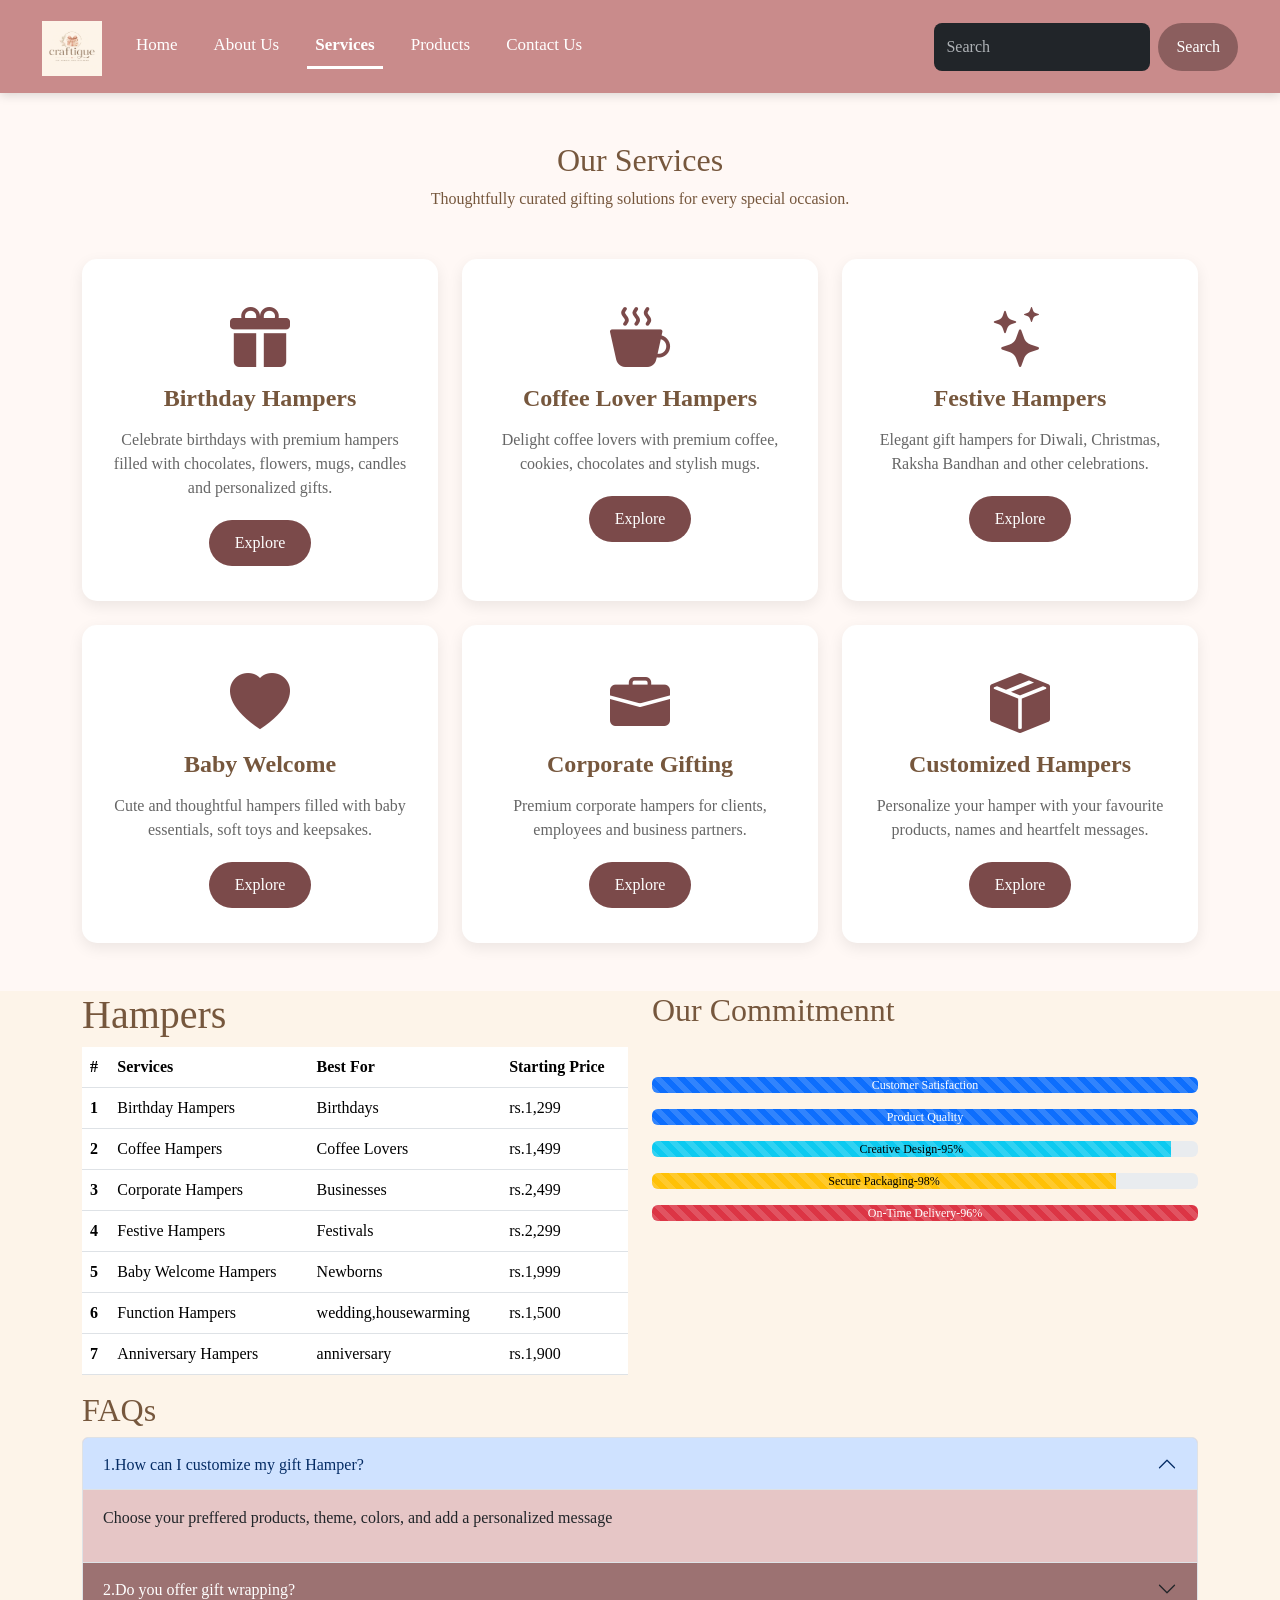
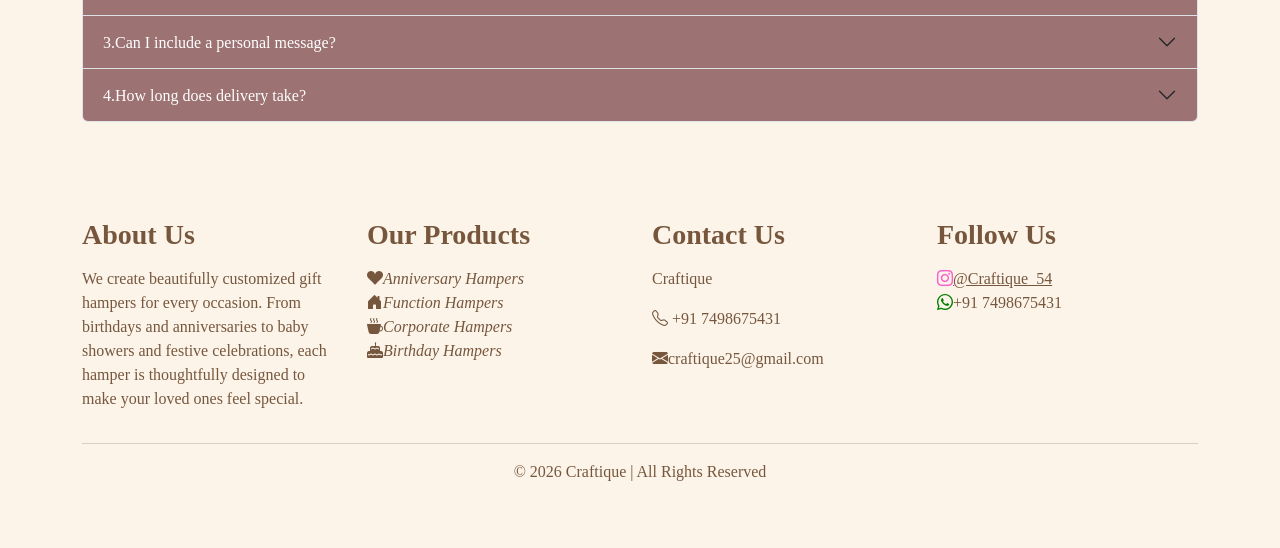
<file: services.html>
<!doctype html>
<html lang="en">
  <head>
    <meta charset="utf-8">
    <meta name="viewport" content="width=device-width, initial-scale=1">
    <title>index html</title>
    <link href="https://cdn.jsdelivr.net/npm/bootstrap@5.3.8/dist/css/bootstrap.min.css" rel="stylesheet" integrity="sha384-sRIl4kxILFvY47J16cr9ZwB07vP4J8+LH7qKQnuqkuIAvNWLzeN8tE5YBujZqJLB" crossorigin="anonymous">
    <link rel="stylesheet" href="https://cdn.jsdelivr.net/npm/bootstrap-icons@1.13.1/font/bootstrap-icons.min.css">
    <link rel="stylesheet" href="css/craftique.css">
  </head>
  <body>
    <!-- header starts -->
     <header>
        <nav class="navbar navbar-expand-lg bg-purple" data-bs-theme="dark">
  <div class="container-fluid">
    <a class="navbar-brand logo" href="https://www.instagram.com/craftique_54/?hl=en">
        <img src="images/craftiquelogo.png" alt="Logo" width="60" height="54" class="d-inline-block align-text-top">
      </a>
    <button class="navbar-toggler" type="button" data-bs-toggle="collapse" data-bs-target="#navbarSupportedContent" aria-controls="navbarSupportedContent" aria-expanded="false" aria-label="Toggle navigation">
      <span class="navbar-toggler-icon"></span>
    </button>
    <div class="collapse navbar-collapse" id="navbarSupportedContent">
      <ul class="navbar-nav me-auto mb-2 mb-lg-0">
        <li class="nav-item">
          <a class="nav-link" href="index.html">Home</a>
        </li>
        <li class="nav-item">
          <a class="nav-link" href="aboutus.html">About Us</a>
        </li>
        <li class="nav-item">
          <a class="nav-link active" aria-current="page" href="services.html">Services</a>
        </li>
        <li class="nav-item">
          <a class="nav-link" href="products.html">Products</a>
        </li>
        
        <li class="nav-item">
          <a class="nav-link" href="contact.html">Contact Us</a>
        </li>
      </ul>
      <form class="d-flex" role="search">
        <input class="form-control me-2" type="search" placeholder="Search" aria-label="Search"/>
        <button class="btn btn-search" type="submit"> Search</button>
      </form>
    </div>
  </div>
</nav>

    </header>
    <!-- header ends -->
        <main>
            
   <!-- Services Section -->
<section class="services py-5">
    <div class="container">

        <!-- Heading -->
        <div class="text-center mb-5">
            <h2 class="service-heading">Our Services</h2>
            <p class="service-subtitle">
                Thoughtfully curated gifting solutions for every special occasion.
            </p>
        </div>

        <div class="row g-4">

            <!-- Birthday -->
            <div class="col-md-4">
                <div class="service-card">
                    <i class="bi bi-gift-fill service-icon"></i>
                    <h4>Birthday Hampers</h4>
                    <p>
                        Celebrate birthdays with premium hampers filled with chocolates,
                        flowers, mugs, candles and personalized gifts.
                    </p>
                    <a href="products.html" class="btn service-btn">Explore</a>
                </div>
            </div>

            <!-- Coffee -->
            <div class="col-md-4">
                <div class="service-card">
                    <i class="bi bi-cup-hot-fill service-icon"></i>
                    <h4>Coffee Lover Hampers</h4>
                    <p>
                        Delight coffee lovers with premium coffee, cookies,
                        chocolates and stylish mugs.
                    </p>
                    <a href="products.html" class="btn service-btn">Explore</a>
                </div>
            </div>

            <!-- Festive -->
            <div class="col-md-4">
                <div class="service-card">
                    <i class="bi bi-stars service-icon"></i>
                    <h4>Festive Hampers</h4>
                    <p>
                        Elegant gift hampers for Diwali, Christmas,
                        Raksha Bandhan and other celebrations.
                    </p>
                    <a href="products.html" class="btn service-btn">Explore</a>
                </div>
            </div>

            <!-- Baby -->
            <div class="col-md-4">
                <div class="service-card">
                    <i class="bi bi-heart-fill service-icon"></i>
                    <h4>Baby Welcome</h4>
                    <p>
                        Cute and thoughtful hampers filled with baby essentials,
                        soft toys and keepsakes.
                    </p>
                    <a href="products.html" class="btn service-btn">Explore</a>
                </div>
            </div>

            <!-- Corporate -->
            <div class="col-md-4">
                <div class="service-card">
                    <i class="bi bi-briefcase-fill service-icon"></i>
                    <h4>Corporate Gifting</h4>
                    <p>
                        Premium corporate hampers for clients,
                        employees and business partners.
                    </p>
                    <a href="products.html" class="btn service-btn">Explore</a>
                </div>
            </div>

            <!-- Customized -->
            <div class="col-md-4">
                <div class="service-card">
                    <i class="bi bi-box-seam-fill service-icon"></i>
                    <h4>Customized Hampers</h4>
                    <p>
                        Personalize your hamper with your favourite products,
                        names and heartfelt messages.
                    </p>
                    <a href="products.html" class="btn service-btn">Explore</a>
                </div>
            </div>

        </div>

    </div>
    </section>
<!--service section ends -->
  <section>
    <div class="container">
      <div class="row">
        <div class="col-md-6">
          <h1>Hampers</h1>
          <div class="table-responsive">
            <table class="table">
  <thead>
    <tr>
      <th scope="col">#</th>
      <th scope="col">Services</th>
      <th scope="col">Best For</th>
     <th scope="col">Starting Price</th>
    </tr>
  </thead>
  <tbody>
    <tr>
      <th scope="row">1</th>
      <td>Birthday Hampers</td>
      <td>Birthdays</td>
      <td>rs.1,299</td>
    </tr>
    <tr>
      <th scope="row">2</th>
      <td>Coffee Hampers</td>
      <td>Coffee Lovers</td>
      <td>rs.1,499</td>
    </tr>
    <tr>
      <th scope="row">3</th>
      <td>Corporate Hampers</td>
      <td>Businesses</td>
      <td>rs.2,499</td>
    </tr>
    <tr>
      <th scope="row">4</th>
      <td>Festive Hampers</td>
      <td>Festivals</td>
      <td>rs.2,299</td>
    </tr>
    <tr>
      <th scope="row">5</th>
      <td>Baby Welcome Hampers</td>
      <td>Newborns</td>
      <td>rs.1,999</td>
    </tr>
    <tr>
      <th scope="row">6</th>
      <td>Function Hampers</td>
      <td>wedding,housewarming</td>
      <td>rs.1,500</td>
    </tr>
    <tr>
      <th scope="row">7</th>
      <td>Anniversary Hampers</td>
      <td>anniversary</td>
      <td>rs.1,900</td>
    </tr>
  </tbody>
</table>
          </div>
        </div>
        <div class="col-md-6">
          <h2 class="mb-5">Our Commitmennt</h2>
          <div class="progress mb-3" role="progressbar" aria-label="Success example" aria-valuenow="25" aria-valuemin="0" aria-valuemax="100">
  <div class="progress-bar text-bg-primary progress-bar-striped progress-bar-animated" style="width: 100%">Customer Satisfaction</div>
</div>
 <div class="progress mb-3" role="progressbar" aria-label="Success example" aria-valuenow="25" aria-valuemin="0" aria-valuemax="100">
  <div class="progress-bar text-bg-primary progress-bar-striped progress-bar-animated" style="width: 100%">Product Quality</div>
</div>
<div class="progress mb-3" role="progressbar" aria-label="Info example" aria-valuenow="50" aria-valuemin="0" aria-valuemax="100">
  <div class="progress-bar text-bg-info progress-bar-striped progress-bar-animated" style="width: 95%">Creative Design-95%</div>
</div>
<div class="progress mb-3" role="progressbar" aria-label="Warning example" aria-valuenow="75" aria-valuemin="0" aria-valuemax="100">
  <div class="progress-bar text-bg-warning progress-bar-striped progress-bar-animated" style="width: 85%">Secure Packaging-98%</div>
</div>
<div class="progress mb-3" role="progressbar" aria-label="Danger example" aria-valuenow="100" aria-valuemin="0" aria-valuemax="100">
  <div class="progress-bar text-bg-danger progress-bar-striped progress-bar-animated" style="width: 100%">On-Time Delivery-96%</div>
</div>
        </div>
      </div>
    </div>
    

  </section>
  <!-- Service section start -->

   <section>
    <div class="container">
      <div class="row">
        <div class="col-md-12">
          <h2>FAQs</h2>
          <div class="accordion" id="accordionExample">
  <div class="accordion-item">
    <h2 class="accordion-header">
      <button class="accordion-button" type="button" data-bs-toggle="collapse" data-bs-target="#collapseOne" aria-expanded="false" aria-controls="collapseOne">
        1.How can I customize my gift Hamper?
      </button>
    </h2>
    <div id="collapseOne" class="accordion-collapse collapse show" data-bs-parent="#accordionExample">
      <div class="accordion-body">
        <p>Choose your preffered products, theme, colors, and add a personalized message</p>
      </div>
    </div>
  </div>
  <div class="accordion-item">
    <h2 class="accordion-header">
      <button class="accordion-button collapsed" type="button" data-bs-toggle="collapse" data-bs-target="#collapseTwo" aria-expanded="false" aria-controls="collapseTwo">
        2.Do you offer gift wrapping?

      </button>
    </h2>
    <div id="collapseTwo" class="accordion-collapse collapse" data-bs-parent="#accordionExample">
      <div class="accordion-body">
        <p>Yes, every hamper is beautifully wrapped with premium packaging.</p>
      </div>
    </div>
  </div>
  <div class="accordion-item">
    <h2 class="accordion-header">
      <button class="accordion-button collapsed" type="button" data-bs-toggle="collapse" data-bs-target="#collapseThree" aria-expanded="false" aria-controls="collapseThree">
        3.Can I include a personal message?

      </button>
    </h2>
    <div id="collapseThree" class="accordion-collapse collapse" data-bs-parent="#accordionExample">
      <div class="accordion-body">
       <p>Absolutely! We include a complimentary greeting card with your message.</p>
      </div>
    </div>
  </div>
  <div class="accordion-item">
    <h2 class="accordion-header">
      <button class="accordion-button collapsed" type="button" data-bs-toggle="collapse" data-bs-target="#collapseFour" aria-expanded="false" aria-controls="collapseFour">
      4.How long does delivery take?
      </button>
    </h2>
    <div id="collapseFour" class="accordion-collapse collapse" data-bs-parent="#accordionExample">
      <div class="accordion-body">
        <p>Orders are typically delivered within 3-7 business days.</p>
      </div>
    </div
  </div>
</div>
        </div>
      </div>
    </div>
   </section>
 </main>
    
    <!-- footer start -->
 <footer class="footer-theme mt-5">
    <div class="container py-5">
        <div class="row g-4">
<!-- About -->
        <div class="col-md-3">
            <h3>About Us</h3>
            <p>
        We create beautifully customized gift hampers for every occasion. From birthdays and anniversaries to baby showers and festive celebrations, each hamper is thoughtfully designed to make your loved ones feel special.
           </p>
        </div>

<!-- Product Overview -->


<div class="col-md-3">
    <h3 class="products-heading"> Our Products</h3>
        <ul class="list-unstyled">
            <li><i class="bi bi-suit-heart-fill">Anniversary Hampers</i></li>
            <li><i class="bi bi-house-door-fill">Function Hampers</i></li>
            <li><i class="bi bi-cup-hot-fill">Corporate Hampers</i></li>
            <li><i class="bi bi-cake-fill">Birthday Hampers</i></li>
            
        </ul>
</div>

<!-- Contact -->

<div class="col-md-3">
    <h3>
      
    Contact Us
    </h3>
        <p>
    Craftique
        </p>
    <p>
<i class="bi bi-telephone"></i> +91 7498675431
    </p>
    <p>
 <i class="bi bi-envelope-fill"></i>craftique25@gmail.com
    </p>
</div>

<!-- Online Links -->

<div class="col-md-3">
    <h3>
Follow Us
    </h3>
    <a href="https://www.instagram.com/craftique_54/?hl=en">
      <i class="bi bi-instagram ig_social"></i>@Craftique_54
    </a>
    <br>
<i class="bi bi-whatsapp wp_social"></i>+91 7498675431
</div>
</div>
<hr>
<div class="text-center">
    <p>
© 2026 Craftique | All Rights Reserved
    </p>
</div>
</div>
</footer>
            <!-- footer end -->
    <script src="https://cdn.jsdelivr.net/npm/bootstrap@5.3.8/dist/js/bootstrap.bundle.min.js" integrity="sha384-FKyoEForCGlyvwx9Hj09JcYn3nv7wiPVlz7YYwJrWVcXK/BmnVDxM+D2scQbITxI" crossorigin="anonymous"></script>
  </body>
</html>
</file>
<file: css/craftique.css>
body{
    background-color: #fdf4e9;
    color:#76573d;
    font-family: 'Times New Roman', Times, serif;
}
header{
    color: #76573d;
    
}
       /* Navbar */
.navbar {
    background-color: #c98b8b; /* Dusty Pink */
    padding: 12px 30px;
    box-shadow: 0 2px 10px rgba(0,0,0,0.15);
    
    
}

/* Logo */
.navbar-brand img {
    height: 55px;
}

/* Navbar Links */
.navbar-nav .nav-link {
    color: #fff !important;
    font-size: 17px;
    font-weight: 500;
    margin: 0 10px;
    transition: 0.3s ease;
}

/* Hover Effect */
.navbar-nav .nav-link:hover {
    color: #ffe8d6 !important;
    border-bottom: 2px solid #fff;
}

/* Active Link */
.navbar-nav .nav-link.active {
    color: #fff !important;
    font-weight: bold;
    border-bottom: 3px solid #fff;
}

/* Search Box */
.form-control {
    border-radius: 25px;
    border: none;
    padding: 8px 15px;
}

/* Search Button */
.btn-search {
    background-color: #8b5e5e;
    color: white;
    border-radius: 25px;
    border: none;
    padding: 8px 18px;
    transition: 0.3s;
}

.btn-search:hover {
    background-color: #6d4545;
    color: white;
}
.products{
    background-color: #c98b8b;
}
.ig_social{
    color: #fa5fcc;
}
.wp_social{
    color:green;
}
a{
    color:#76573d
}
.btn-page_visit{
        background-color: #8b5e5e;
    color: white;
}
.about-img{
    border-radius: 15px;
    transition: 0.4s;
}
.about-img:hover{
    transform:scale(1.03);
    box-shadow: 0 10px 25px rgba(0,0,0,0.2);
}
.mission-box,
.vision-box{
    border:1px solid #d9e4f5;
    padding:30px;
    border-radius:8px;
    background:#fff;
    transition:0.3s;
    min-height:220px;
}

.mission-box:hover,
.vision-box:hover{
    box-shadow:0 8px 20px rgba(0,0,0,0.1);
    transform:translateY(-5px);
    background:#7B4A4A;
    color:#fff;
}

.icon{
    width:70px;
    height:70px;
    background: #c98b8b;
    color:#311313;
    border-radius:10px;
    display:flex;
    justify-content:center;
    align-items:center;
    font-size:32px;
}

h3{
    font-size:28px;
    font-weight:600;
    margin-bottom:15px;
}
.logo:hover{
transform:translateY(-5px);
}
/* Banner */
.banner{
    background:#7B4A4A;
    color:#fff;
    text-align:center;
    padding:70px 20px;
}

.banner h1{
    font-size:45px;
    font-weight:bold;
}

.banner p{
    font-size:18px;
}

/* Cards */
.product-card{
    background:#fff;
    border-radius:15px;
    overflow:hidden;
    box-shadow:0 5px 15px rgba(0,0,0,.1);
    transition:.3s;
    height:100%;
}

.product-card:hover{
    transform:translateY(-8px);
}

.product-card img{
    width:100%;
    height:250px;
    object-fit:cover;
}

.product-info{
    padding:20px;
}

.price{
    color:#7B4A4A;
    font-size:22px;
    font-weight:bold;
}
.card-img{
    height:250px;
    object-fit:cover;
    border-radius:10px 10px 0 0;
}
.btn-buy{
    background:#7B4A4A;
    color:#fff;
    border-radius:30px;
}

.btn-buy:hover{
    background:#5d3636;
    color:#fff;
}

/* CTA */
.cta{
    background:#7B4A4A;
    color:#fff;
    text-align:center;
    padding:20px 20px;
}
.card{
    color:#030303;
    line-height:1.8;
    margin-bottom: 30px;
}
pre{
    font-family: 'Times New Roman', Times, serif;
}
.card:hover{
   box-shadow:0 8px 20px rgba(0,0,0,0.1);
    transform:translateY(-5px);
    background-color:#8b5e5e;
    color:white;
    
}
.accordion-button{
     background-color:#9c7272;
     color: white;
}
.accordion-item{
     background-color:#e6c6c6;
}
.services{
    background:#FFF8F5;
}

.service-title{
    color:#7B4A4A;
    font-size:40px;
    font-weight:bold;
}

.service-card{
    background:#fff;
    padding:35px 25px;
    text-align:center;
    border-radius:15px;
    box-shadow:0 5px 15px rgba(0,0,0,0.08);
    transition:0.4s;
    height:100%;
}

.service-card:hover{
    transform:translateY(-10px);
    box-shadow:0 10px 25px rgba(0,0,0,0.18);
    background-color: #c98b8b;
    color: white;
}

.service-icon{
    font-size:60px;
    color:#7B4A4A;
    margin-bottom:20px;
}

.service-card h4{
    font-weight:600;
    margin-bottom:15px;
}

.service-card p{
    color:#666;
    margin-bottom:20px;
}

.btn-service{
    background:#7B4A4A;
    color:white;
    border-radius:30px;
    padding:10px 25px;
}

.btn-service:hover{
    background:#5D3636;
    color:white;
}
.read-btn{
    background:#7B4A4A;
    color:white;
    border-radius:30px;
    padding:10px 25px;
}

.read-btn:hover{
    background:#5D3636;
    color:white;
}
.service-btn{
    background:#7B4A4A;
    color:white;
    border-radius:30px;
    padding:10px 25px;
}

.service-btn:hover{
    background:#5D3636;
    color:white;
}
.dropdown-menu{
    background-color:#5D3636;
}
.dropdown-item:hover{
    background-color:#885d5d;
}
.section-title{
    color:#7B4A4A;
    font-weight:bold;
    margin-bottom:10px;
}

.value-card{
    background:#FFF8F5;
    border-radius:15px;
    padding:30px 20px;
    text-align:center;
    height:100%;
    transition:0.4s;
    box-shadow:0 5px 15px rgba(0,0,0,0.08);
}

.value-card i{
    font-size:45px;
    color:#7B4A4A;
    margin-bottom:15px;
}

.value-card h4{
    font-weight:600;
    margin-bottom:10px;
}

.value-card p{
    color:#666;
    font-size:15px;
}

.value-card:hover{
    transform:translateY(-10px);
    background:#7B4A4A;
    color:#fff;
}

.value-card:hover i,
.value-card:hover p,
.value-card:hover h4{
    color:#fff;
}

.contact-header{
    
    padding:70px 20px;
    text-align:center;
}

.contact-header h1{
    font-weight:700;
    color:#6D4C5B;
}

.contact-header p{
    color:#666;
    font-size:17px;
}

/* Form */

.contact-section{
    padding:60px 0;
}

.form-box{
    background:#9e7e7e;
    padding:40px;
    border-radius:15px;
    box-shadow:0 10px 25px rgba(0,0,0,.08);
}

.form-control{
    padding:12px;
    border-radius:8px;
}

.form-control:focus{
    box-shadow:none;
    border-color:#6D4C5B;
}

.btn-contact{
    background:#6D4C5B;
    color:#fff;
    padding:12px 35px;
    border-radius:8px;
}

.btn-contact:hover{
    background:#563846;
    color:white;
}

/* Cards */

.info-card{
    background:white;
    border-radius:12px;
    padding:25px;
    text-align:center;
    box-shadow:0 5px 20px rgba(0,0,0,.08);
    transition:.3s;
}

.info-card:hover{
    transform:translateY(-5px);
}

.info-card i{
    font-size:30px;
    color:#6D4C5B;
    margin-bottom:15px;
}

.info-card h5{
    font-weight:600;
}

.info-card p{
    color:#777;
    margin:0;
}

/* Map */

.map-section{
    margin:60px 0;
}

iframe{
    width:100%;
    height:400px;
    border-radius:15px;
}
</file>
